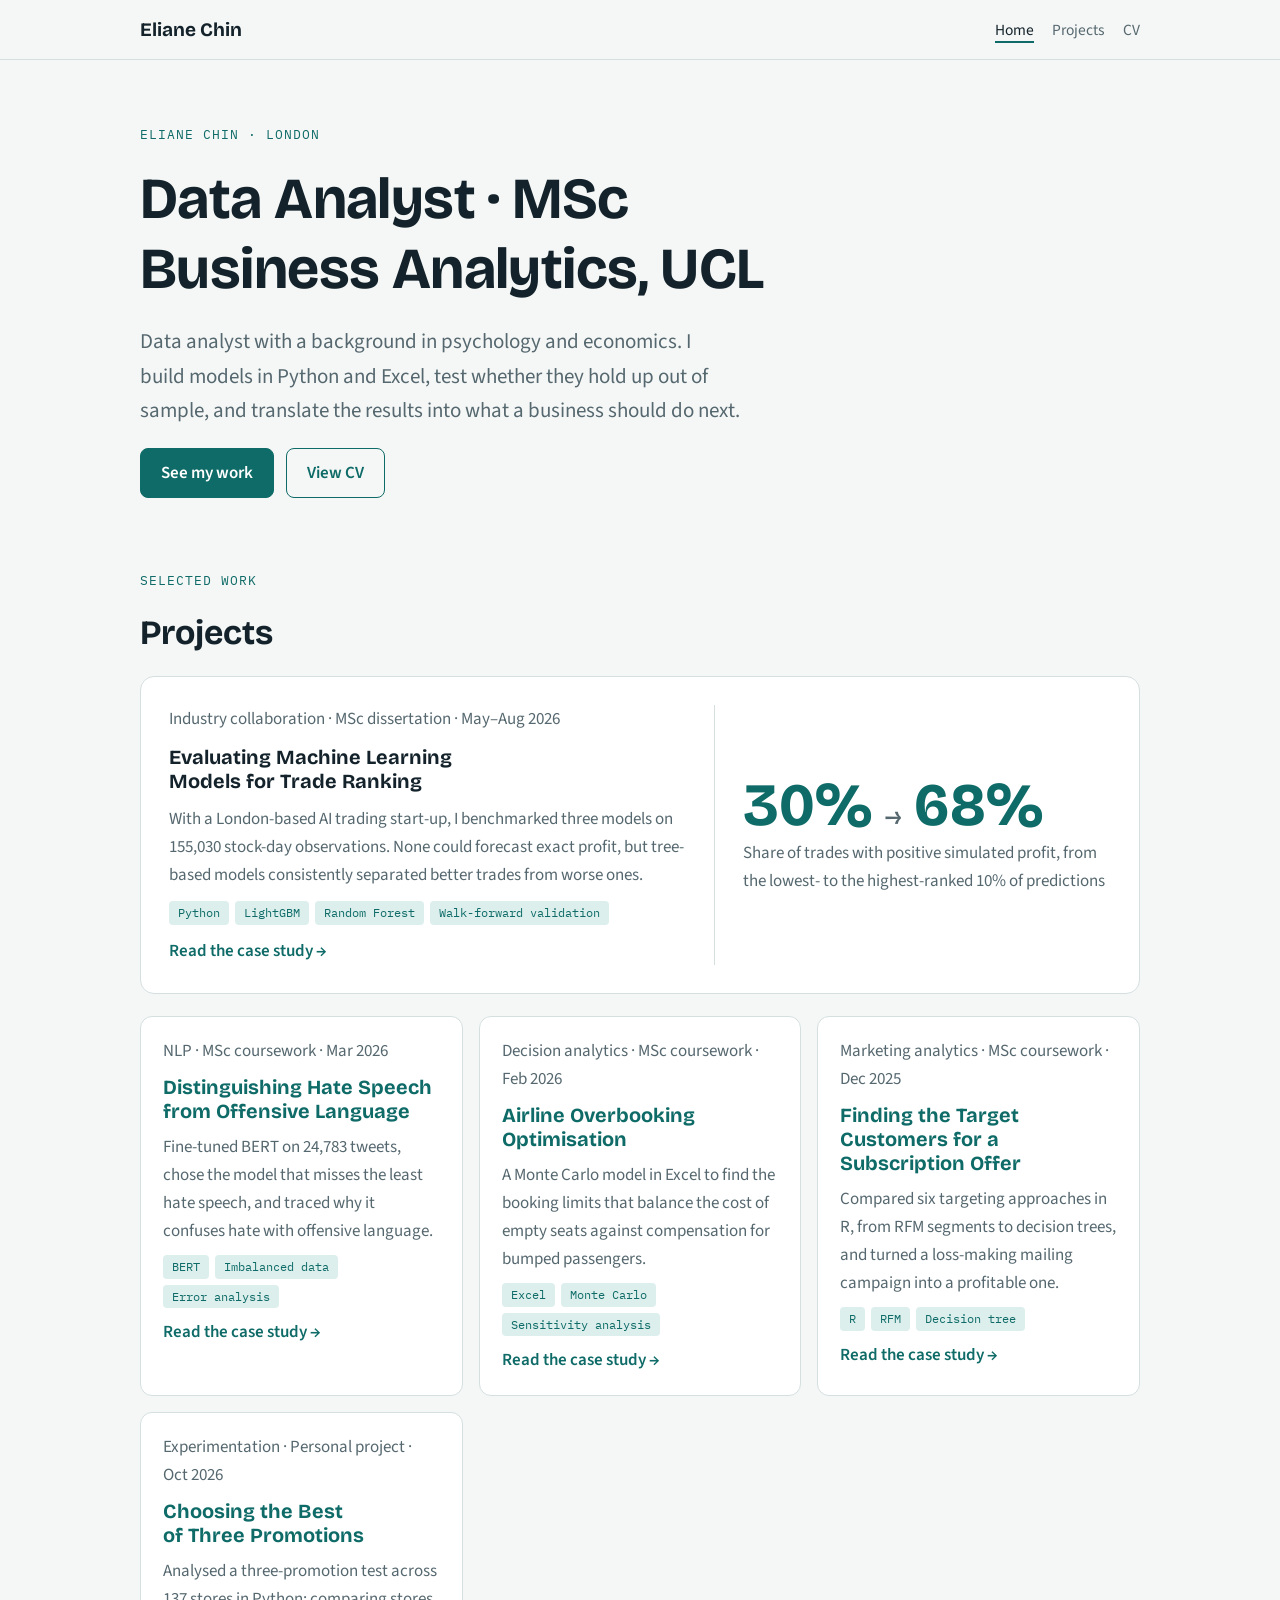
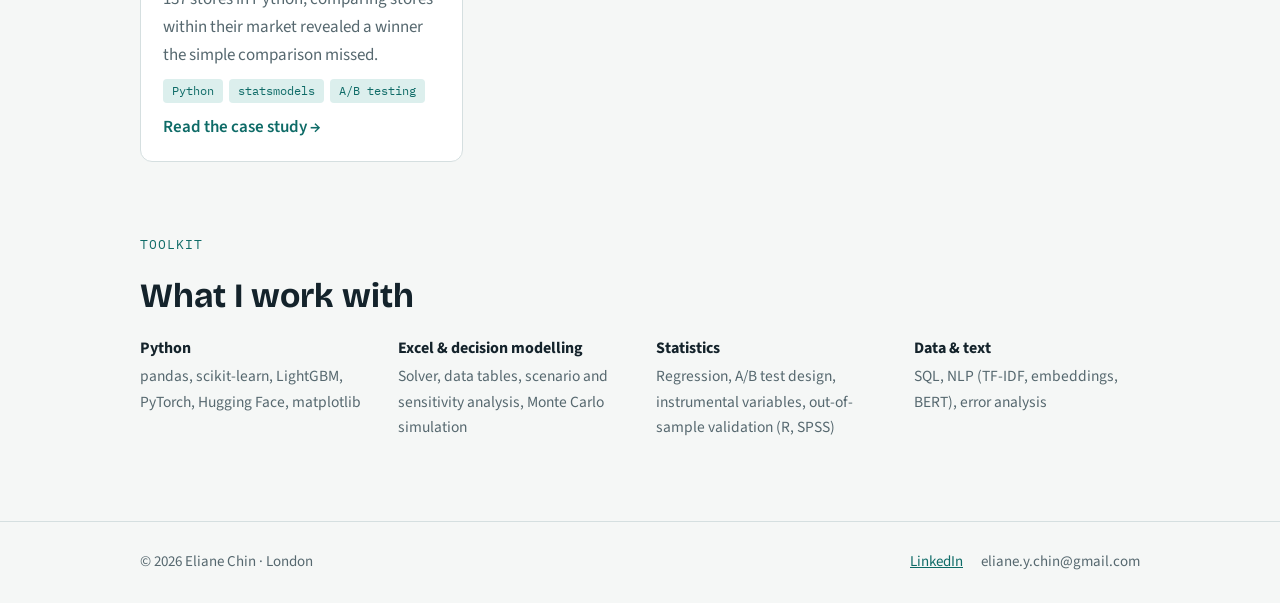
<file: index.html>
<!doctype html>
<html lang="en">
<head>
<meta charset="utf-8">
<meta name="viewport" content="width=device-width, initial-scale=1, viewport-fit=cover">
<title>Eliane · Data Analyst Portfolio</title>
<meta name="description" content="Portfolio of Eliane, MSc Business Analytics at UCL: data analysis, machine learning, NLP and decision modelling projects.">
<link rel="preconnect" href="https://fonts.googleapis.com">
<link rel="preconnect" href="https://fonts.gstatic.com" crossorigin>
<link rel="stylesheet" href="https://fonts.googleapis.com/css2?family=Bricolage+Grotesque:opsz,wght@12..96,500;12..96,700&family=IBM+Plex+Mono:wght@400;500&family=Source+Sans+3:wght@400;600;700&display=swap">
<link rel="stylesheet" href="assets/style.css">
</head>
<body>
<nav class="site-nav" aria-label="Main">
  <div class="wrap">
    <a class="brand" href="index.html">Eliane Chin</a>
    <ul>
      <li><a class="link" href="index.html" aria-current="page">Home</a></li>
      <li><a class="link" href="index.html#projects">Projects</a></li>
      <li><a class="link" href="cv.html">CV</a></li>
    </ul>
  </div>
</nav>

<main class="wrap">
  <section class="hero">
    <span class="eyebrow">Eliane Chin · London</span>
    <h1>Data Analyst · MSc Business Analytics, UCL</h1>
    <p class="lead">Data analyst with a background in psychology and economics. I build models in Python and Excel, test whether they hold up out of sample, and translate the results into what a business should do next.</p>
    <div class="actions">
      <a class="btn primary" href="#projects">See my work</a>
      <a class="btn ghost" href="cv.html">View CV</a>
    </div>
  </section>

  <section id="projects" aria-labelledby="projects-title">
    <span class="eyebrow">Selected work</span>
    <h2 id="projects-title">Projects</h2>

    <a class="feature" href="projects/adaptive-swarm.html">
      <div class="body">
        <span class="muted">Industry collaboration · MSc dissertation · May–Aug 2026</span>
        <h3>Evaluating Machine Learning Models for Trade Ranking</h3>
        <p class="muted">With a London-based AI trading start-up, I benchmarked three models on 155,030 stock-day observations. None could forecast exact profit, but tree-based models consistently separated better trades from worse ones.</p>
        <div class="tags"><span class="tag">Python</span><span class="tag">LightGBM</span><span class="tag">Random Forest</span><span class="tag">Walk-forward validation</span></div>
        <span class="more">Read the case study →</span>
      </div>
      <div class="stat">
        <span class="bigstat num">30% <small>→</small> 68%</span>
        <span class="muted">Share of trades with positive simulated profit, from the lowest- to the highest-ranked 10% of predictions</span>
      </div>
    </a>

    <div class="cards">
      <a class="card" href="projects/hate-speech.html">
        <span class="muted">NLP · MSc coursework · Mar 2026</span>
        <h3>Distinguishing Hate Speech from Offensive Language</h3>
        <p class="muted">Fine-tuned BERT on 24,783 tweets, chose the model that misses the least hate speech, and traced why it confuses hate with offensive language.</p>
        <div class="tags"><span class="tag">BERT</span><span class="tag">Imbalanced data</span><span class="tag">Error analysis</span></div>
        <span class="more">Read the case study →</span>
      </a>
      <a class="card" href="projects/airline-overbooking.html">
        <span class="muted">Decision analytics · MSc coursework · Feb 2026</span>
        <h3>Airline Overbooking Optimisation</h3>
        <p class="muted">A Monte Carlo model in Excel to find the booking limits that balance the cost of empty seats against compensation for bumped passengers.</p>
        <div class="tags"><span class="tag">Excel</span><span class="tag">Monte Carlo</span><span class="tag">Sensitivity analysis</span></div>
        <span class="more">Read the case study →</span>
      </a>
      <a class="card" href="projects/customer-targeting.html">
        <span class="muted">Marketing analytics · MSc coursework · Dec 2025</span>
        <h3>Finding the Target Customers for a Subscription Offer</h3>
        <p class="muted">Compared six targeting approaches in R, from RFM segments to decision trees, and turned a loss-making mailing campaign into a profitable one.</p>
        <div class="tags"><span class="tag">R</span><span class="tag">RFM</span><span class="tag">Decision tree</span></div>
        <span class="more">Read the case study →</span>
      </a>
      <a class="card" href="projects/promotion-ab-test.html">
        <span class="muted">Experimentation · Personal project · Oct 2026</span>
        <h3>Choosing the Best of Three Promotions</h3>
        <p class="muted">Analysed a three-promotion test across 137 stores in Python; comparing stores within their market revealed a winner the simple comparison missed.</p>
        <div class="tags"><span class="tag">Python</span><span class="tag">statsmodels</span><span class="tag">A/B testing</span></div>
        <span class="more">Read the case study →</span>
      </a>
    </div>
  </section>

  <section aria-labelledby="skills-title">
    <span class="eyebrow">Toolkit</span>
    <h2 id="skills-title">What I work with</h2>
    <div class="skills">
      <div><h3>Python</h3><p>pandas, scikit-learn, LightGBM, PyTorch, Hugging Face, matplotlib</p></div>
      <div><h3>Excel &amp; decision modelling</h3><p>Solver, data tables, scenario and sensitivity analysis, Monte Carlo simulation</p></div>
      <div><h3>Statistics</h3><p>Regression, A/B test design, instrumental variables, out-of-sample validation (R, SPSS)</p></div>
      <div><h3>Data &amp; text</h3><p>SQL, NLP (TF-IDF, embeddings, BERT), error analysis</p></div>
    </div>
  </section>
</main>

<footer class="site">
  <div class="wrap">
    <span>© 2026 Eliane Chin · London</span>
    <ul>
      <li><a href="https://www.linkedin.com/in/yuran-chin-b65aab38b/">LinkedIn</a></li>
      <li><span>eliane.y.chin@gmail.com</span></li>
    </ul>
  </div>
</footer>
</body>
</html>
</file>
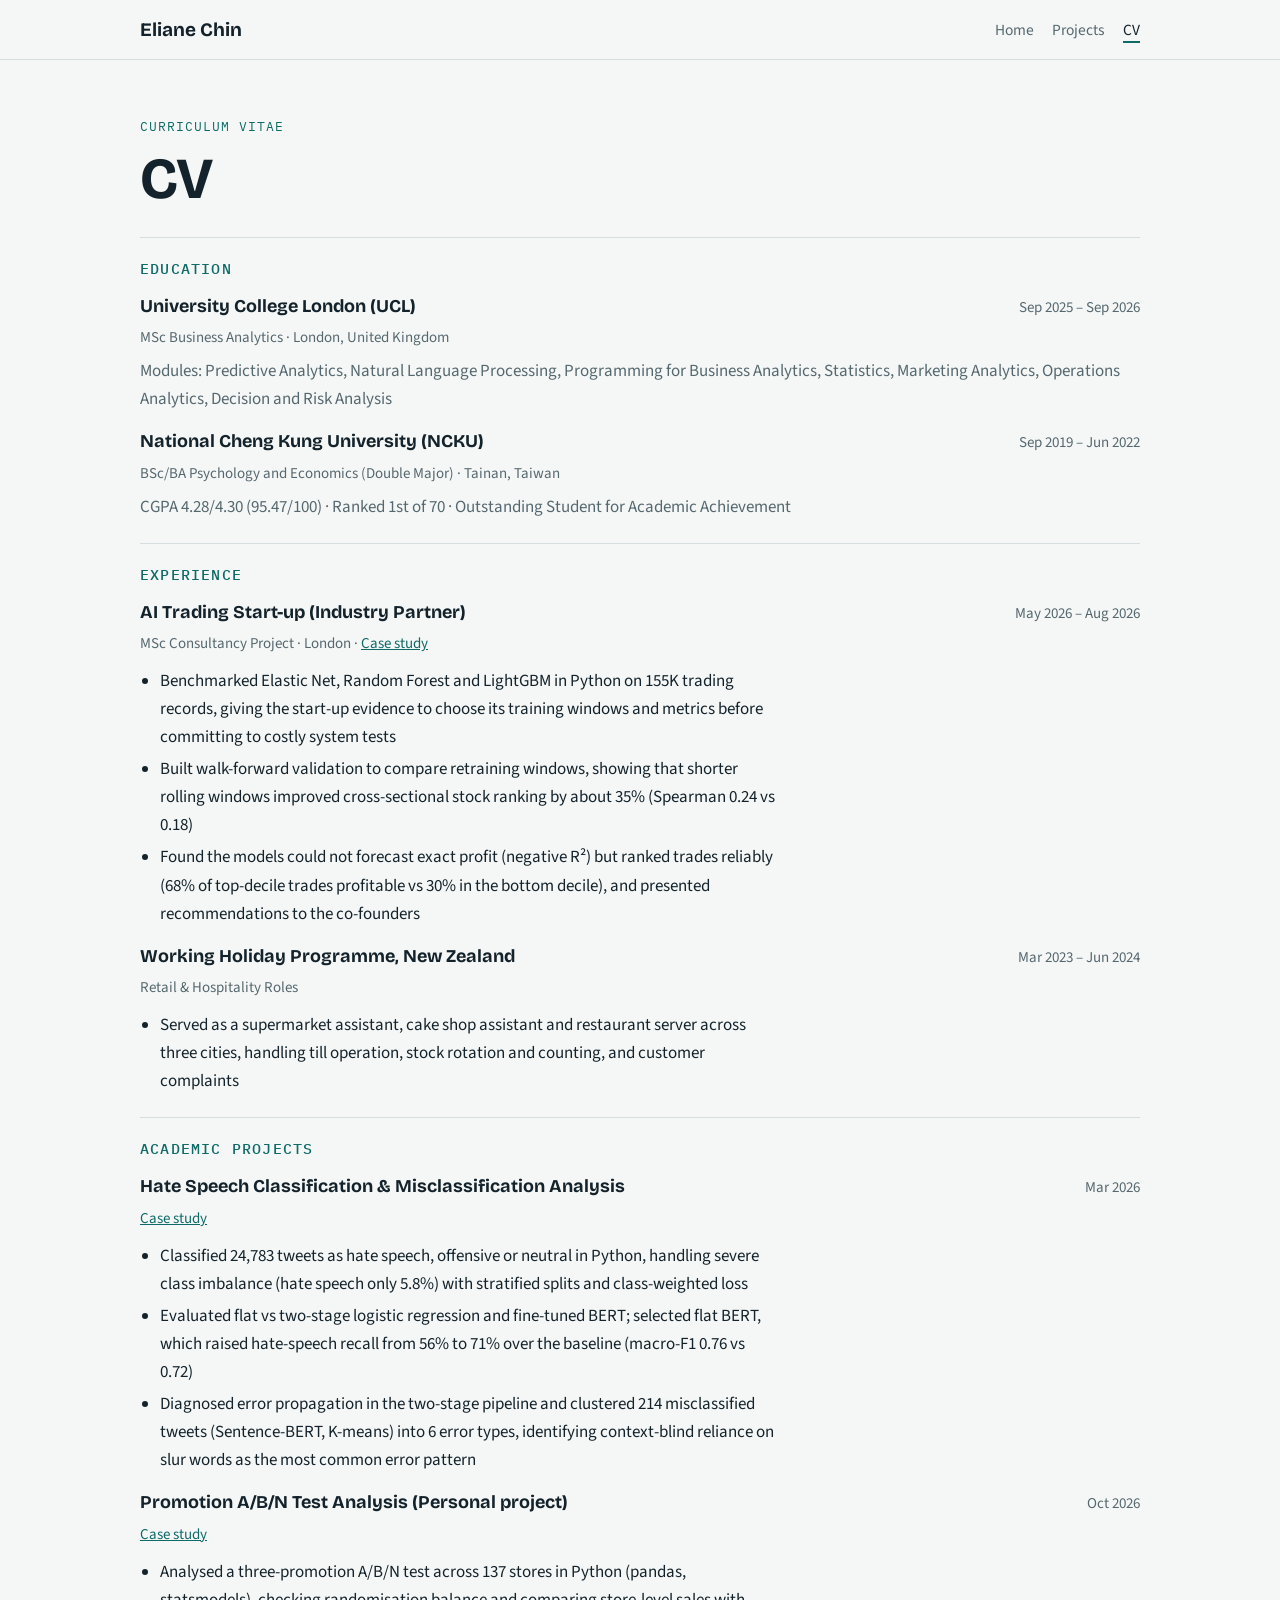
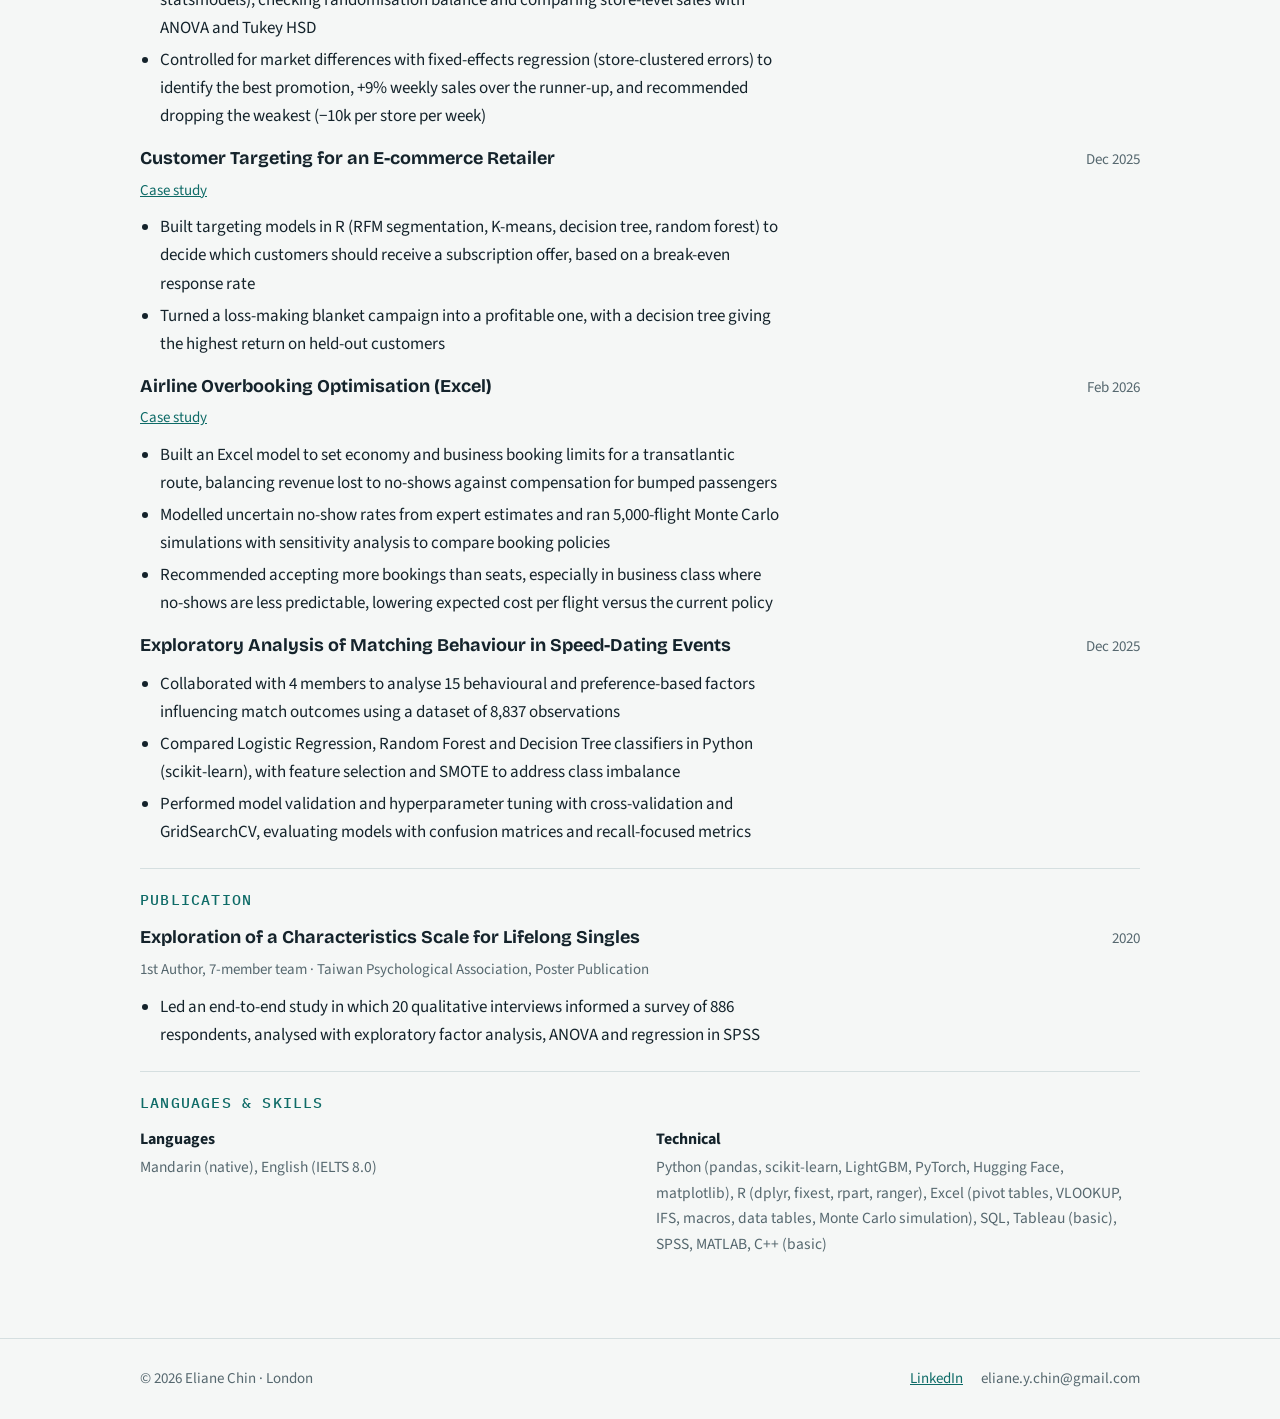
<file: cv.html>
<!doctype html>
<html lang="en">
<head>
<meta charset="utf-8">
<meta name="viewport" content="width=device-width, initial-scale=1, viewport-fit=cover">
<title>CV · Eliane</title>
<meta name="description" content="CV of Eliane, MSc Business Analytics at UCL.">
<link rel="preconnect" href="https://fonts.googleapis.com">
<link rel="preconnect" href="https://fonts.gstatic.com" crossorigin>
<link rel="stylesheet" href="https://fonts.googleapis.com/css2?family=Bricolage+Grotesque:opsz,wght@12..96,500;12..96,700&family=IBM+Plex+Mono:wght@400;500&family=Source+Sans+3:wght@400;600;700&display=swap">
<link rel="stylesheet" href="assets/style.css">
</head>
<body>
<nav class="site-nav" aria-label="Main">
  <div class="wrap">
    <a class="brand" href="index.html">Eliane Chin</a>
    <ul>
      <li><a class="link" href="index.html">Home</a></li>
      <li><a class="link" href="index.html#projects">Projects</a></li>
      <li><a class="link" href="cv.html" aria-current="page">CV</a></li>
    </ul>
  </div>
</nav>

<main class="wrap">
  <section>
    <div class="cv-head">
      <div style="display:grid;gap:8px">
        <span class="eyebrow">Curriculum vitae</span>
        <h1>CV</h1>
      </div>
    </div>

    <div class="cv-section">
      <h2>Education</h2>
      <div class="entry">
        <div class="entry-top"><h3>University College London (UCL)</h3><span class="meta">Sep 2025 – Sep 2026</span></div>
        <span class="meta">MSc Business Analytics · London, United Kingdom</span>
        <p class="muted">Modules: Predictive Analytics, Natural Language Processing, Programming for Business Analytics, Statistics, Marketing Analytics, Operations Analytics, Decision and Risk Analysis</p>
      </div>
      <div class="entry">
        <div class="entry-top"><h3>National Cheng Kung University (NCKU)</h3><span class="meta">Sep 2019 – Jun 2022</span></div>
        <span class="meta">BSc/BA Psychology and Economics (Double Major) · Tainan, Taiwan</span>
        <p class="muted">CGPA 4.28/4.30 (95.47/100) · Ranked 1st of 70 · Outstanding Student for Academic Achievement</p>
      </div>
    </div>

    <div class="cv-section">
      <h2>Experience</h2>
      <div class="entry">
        <div class="entry-top"><h3>AI Trading Start-up (Industry Partner)</h3><span class="meta">May 2026 – Aug 2026</span></div>
        <span class="meta">MSc Consultancy Project · London · <a href="projects/adaptive-swarm.html">Case study</a></span>
        <ul>
          <li>Benchmarked Elastic Net, Random Forest and LightGBM in Python on 155K trading records, giving the start-up evidence to choose its training windows and metrics before committing to costly system tests</li>
          <li>Built walk-forward validation to compare retraining windows, showing that shorter rolling windows improved cross-sectional stock ranking by about 35% (Spearman 0.24 vs 0.18)</li>
          <li>Found the models could not forecast exact profit (negative R²) but ranked trades reliably (68% of top-decile trades profitable vs 30% in the bottom decile), and presented recommendations to the co-founders</li>
        </ul>
      </div>
      <div class="entry">
        <div class="entry-top"><h3>Working Holiday Programme, New Zealand</h3><span class="meta">Mar 2023 – Jun 2024</span></div>
        <span class="meta">Retail &amp; Hospitality Roles</span>
        <ul>
          <li>Served as a supermarket assistant, cake shop assistant and restaurant server across three cities, handling till operation, stock rotation and counting, and customer complaints</li>
        </ul>
      </div>
    </div>

    <div class="cv-section">
      <h2>Academic projects</h2>
      <div class="entry">
        <div class="entry-top"><h3>Hate Speech Classification &amp; Misclassification Analysis</h3><span class="meta">Mar 2026</span></div>
        <span class="meta"><a href="projects/hate-speech.html">Case study</a></span>
        <ul>
          <li>Classified 24,783 tweets as hate speech, offensive or neutral in Python, handling severe class imbalance (hate speech only 5.8%) with stratified splits and class-weighted loss</li>
          <li>Evaluated flat vs two-stage logistic regression and fine-tuned BERT; selected flat BERT, which raised hate-speech recall from 56% to 71% over the baseline (macro-F1 0.76 vs 0.72)</li>
          <li>Diagnosed error propagation in the two-stage pipeline and clustered 214 misclassified tweets (Sentence-BERT, K-means) into 6 error types, identifying context-blind reliance on slur words as the most common error pattern</li>
        </ul>
      </div>
      <div class="entry">
        <div class="entry-top"><h3>Promotion A/B/N Test Analysis (Personal project)</h3><span class="meta">Oct 2026</span></div>
        <span class="meta"><a href="projects/promotion-ab-test.html">Case study</a></span>
        <ul>
          <li>Analysed a three-promotion A/B/N test across 137 stores in Python (pandas, statsmodels), checking randomisation balance and comparing store-level sales with ANOVA and Tukey HSD</li>
          <li>Controlled for market differences with fixed-effects regression (store-clustered errors) to identify the best promotion, +9% weekly sales over the runner-up, and recommended dropping the weakest (−10k per store per week)</li>
        </ul>
      </div>
      <div class="entry">
        <div class="entry-top"><h3>Customer Targeting for an E-commerce Retailer</h3><span class="meta">Dec 2025</span></div>
        <span class="meta"><a href="projects/customer-targeting.html">Case study</a></span>
        <ul>
          <li>Built targeting models in R (RFM segmentation, K-means, decision tree, random forest) to decide which customers should receive a subscription offer, based on a break-even response rate</li>
          <li>Turned a loss-making blanket campaign into a profitable one, with a decision tree giving the highest return on held-out customers</li>
        </ul>
      </div>
      <div class="entry">
        <div class="entry-top"><h3>Airline Overbooking Optimisation (Excel)</h3><span class="meta">Feb 2026</span></div>
        <span class="meta"><a href="projects/airline-overbooking.html">Case study</a></span>
        <ul>
          <li>Built an Excel model to set economy and business booking limits for a transatlantic route, balancing revenue lost to no-shows against compensation for bumped passengers</li>
          <li>Modelled uncertain no-show rates from expert estimates and ran 5,000-flight Monte Carlo simulations with sensitivity analysis to compare booking policies</li>
          <li>Recommended accepting more bookings than seats, especially in business class where no-shows are less predictable, lowering expected cost per flight versus the current policy</li>
        </ul>
      </div>
      <div class="entry">
        <div class="entry-top"><h3>Exploratory Analysis of Matching Behaviour in Speed-Dating Events</h3><span class="meta">Dec 2025</span></div>
        <ul>
          <li>Collaborated with 4 members to analyse 15 behavioural and preference-based factors influencing match outcomes using a dataset of 8,837 observations</li>
          <li>Compared Logistic Regression, Random Forest and Decision Tree classifiers in Python (scikit-learn), with feature selection and SMOTE to address class imbalance</li>
          <li>Performed model validation and hyperparameter tuning with cross-validation and GridSearchCV, evaluating models with confusion matrices and recall-focused metrics</li>
        </ul>
      </div>
    </div>

    <div class="cv-section">
      <h2>Publication</h2>
      <div class="entry">
        <div class="entry-top"><h3>Exploration of a Characteristics Scale for Lifelong Singles</h3><span class="meta">2020</span></div>
        <span class="meta">1st Author, 7-member team · Taiwan Psychological Association, Poster Publication</span>
        <ul>
          <li>Led an end-to-end study in which 20 qualitative interviews informed a survey of 886 respondents, analysed with exploratory factor analysis, ANOVA and regression in SPSS</li>
        </ul>
      </div>
    </div>

    <div class="cv-section">
      <h2>Languages &amp; skills</h2>
      <div class="skills">
        <div><h3>Languages</h3><p>Mandarin (native), English (IELTS 8.0)</p></div>
        <div><h3>Technical</h3><p>Python (pandas, scikit-learn, LightGBM, PyTorch, Hugging Face, matplotlib), R (dplyr, fixest, rpart, ranger), Excel (pivot tables, VLOOKUP, IFS, macros, data tables, Monte Carlo simulation), SQL, Tableau (basic), SPSS, MATLAB, C++ (basic)</p></div>
      </div>
    </div>
  </section>
</main>

<footer class="site">
  <div class="wrap">
    <span>© 2026 Eliane Chin · London</span>
    <ul>
      <li><a href="https://www.linkedin.com/in/yuran-chin-b65aab38b/">LinkedIn</a></li>
      <li><span>eliane.y.chin@gmail.com</span></li>
    </ul>
  </div>
</footer>
</body>
</html>
</file>
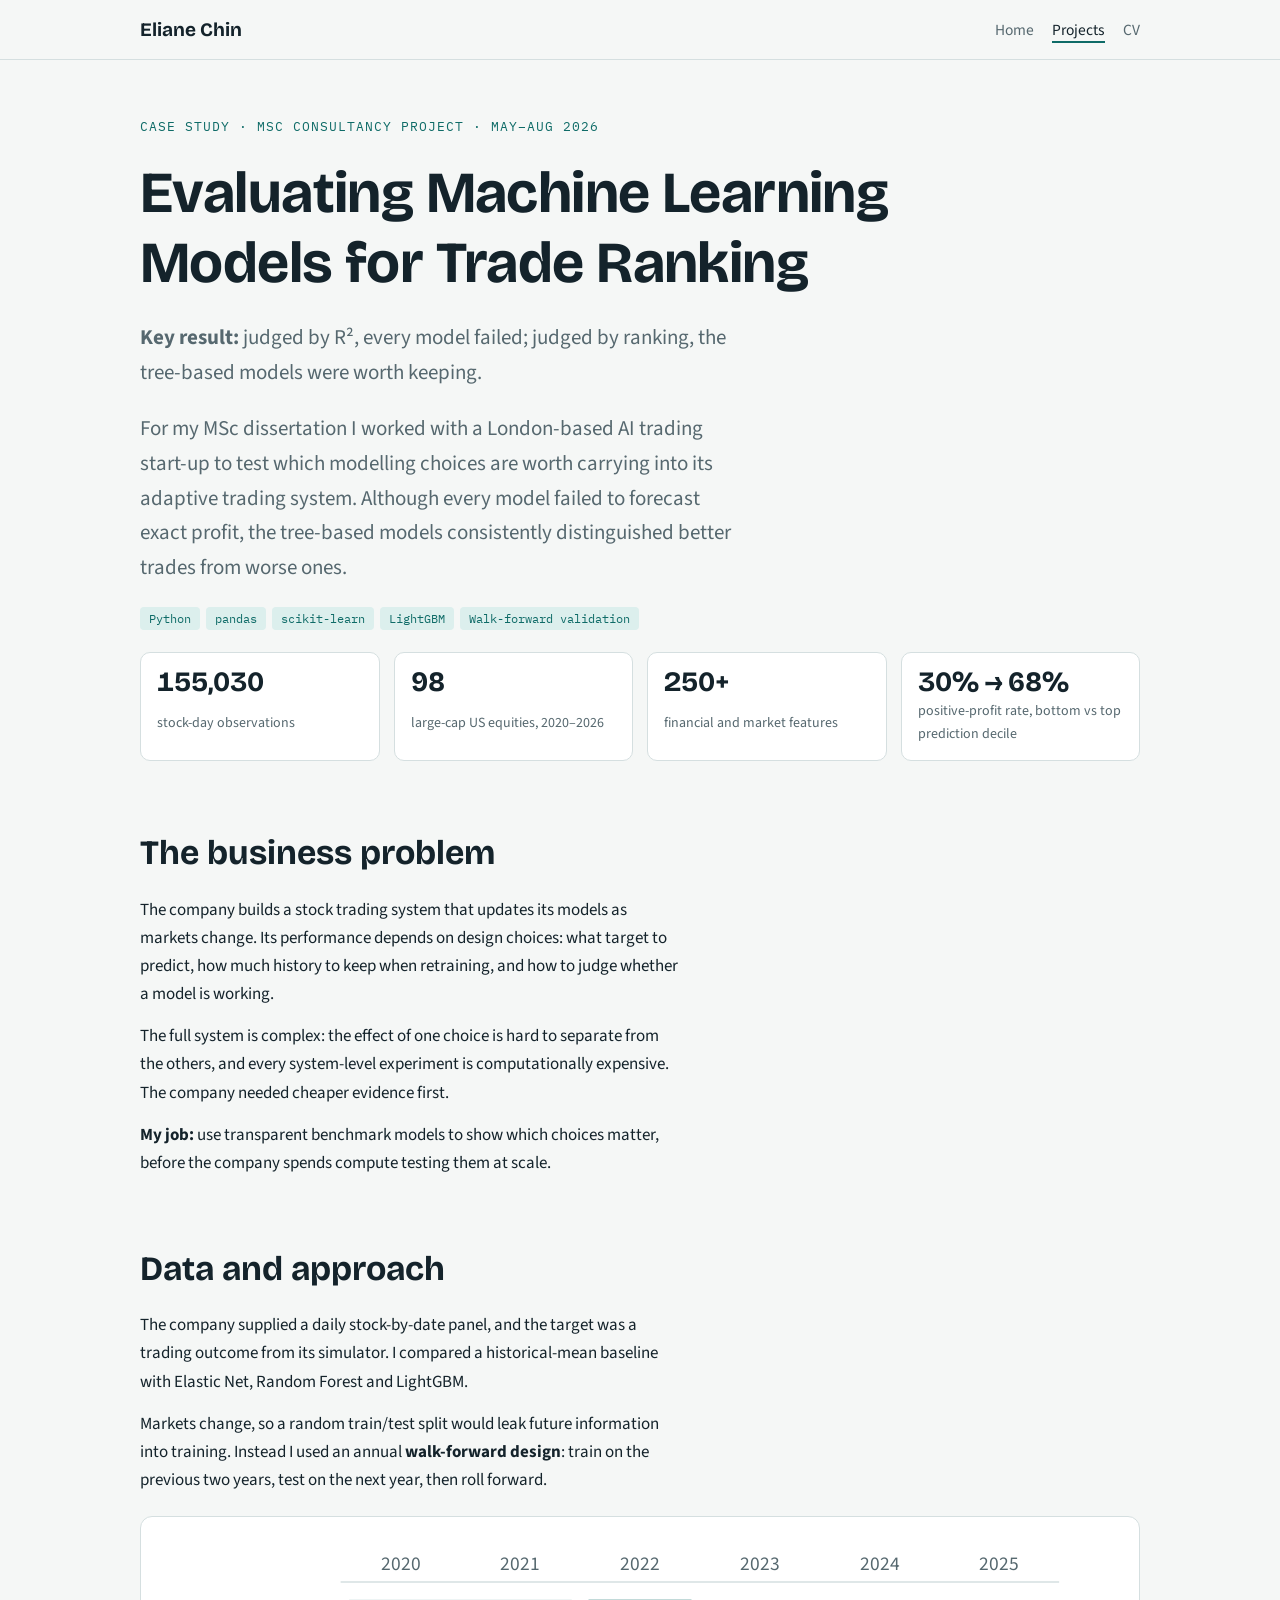
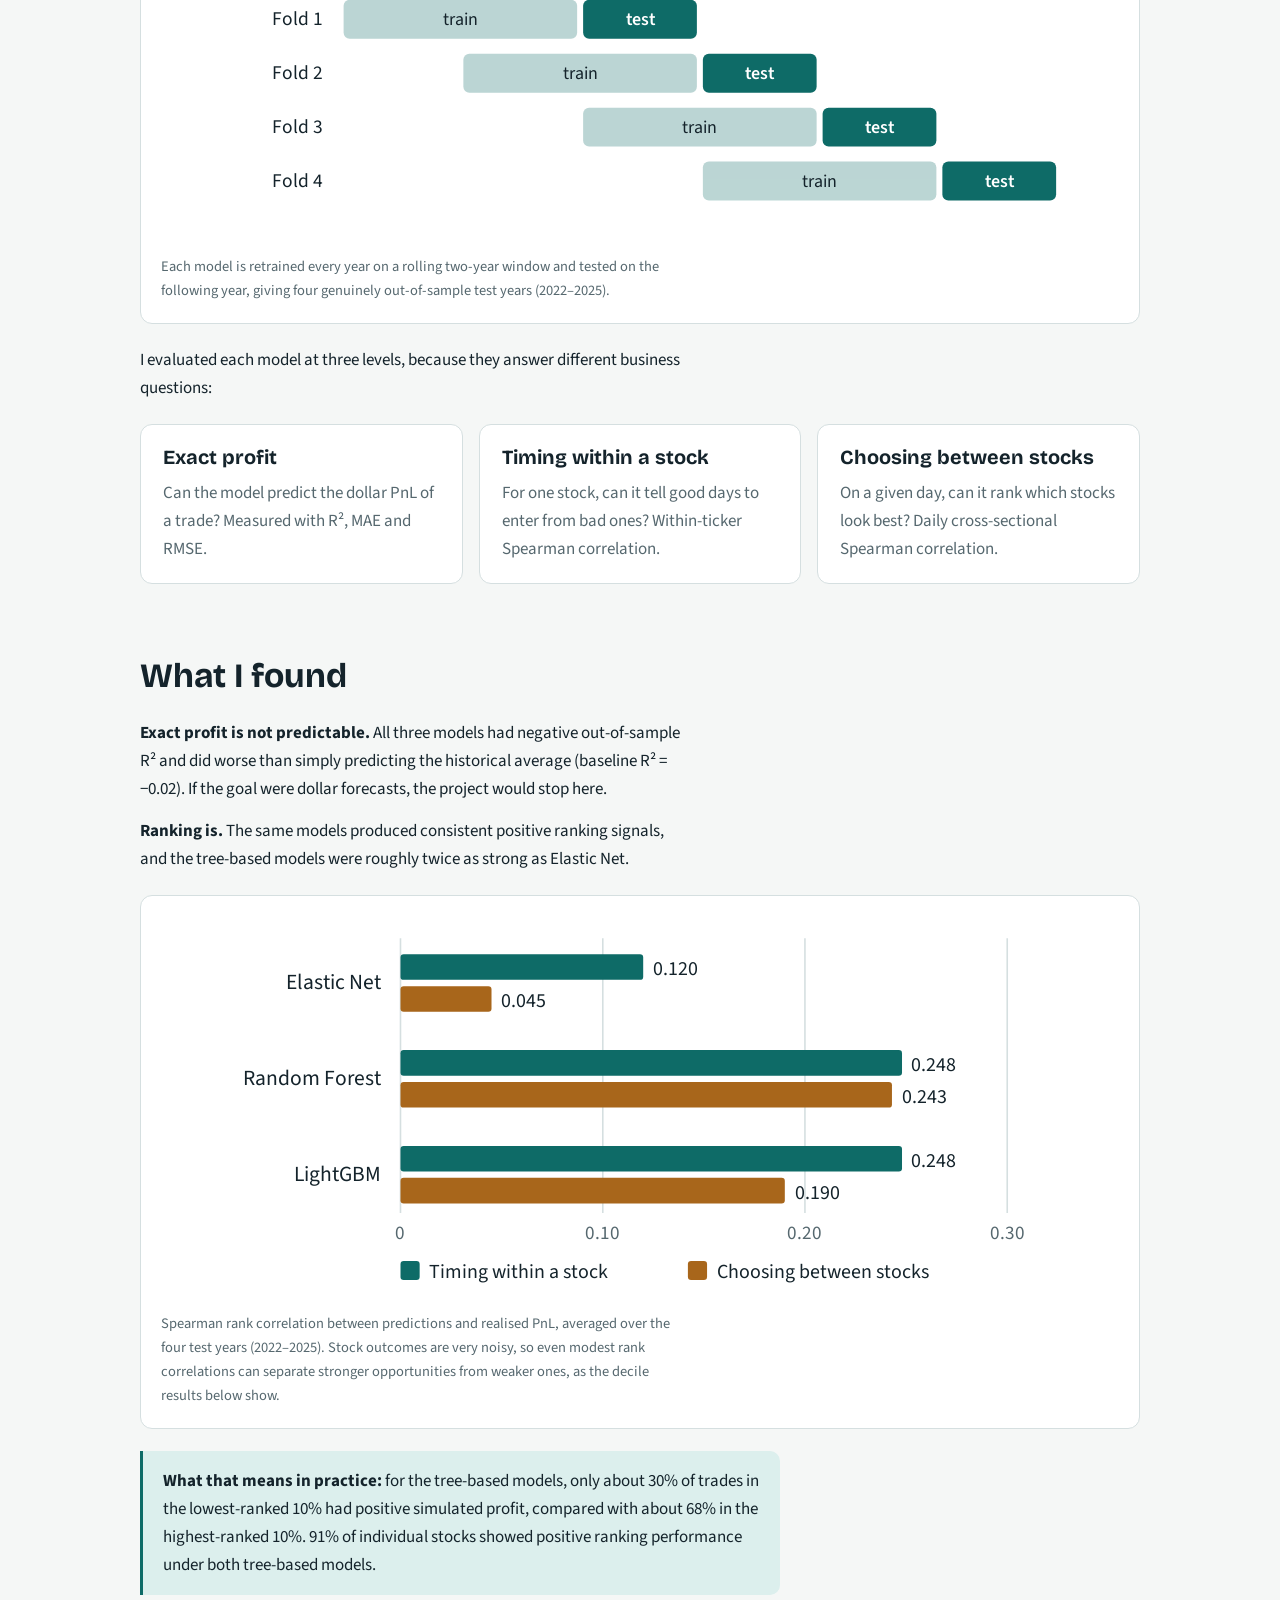
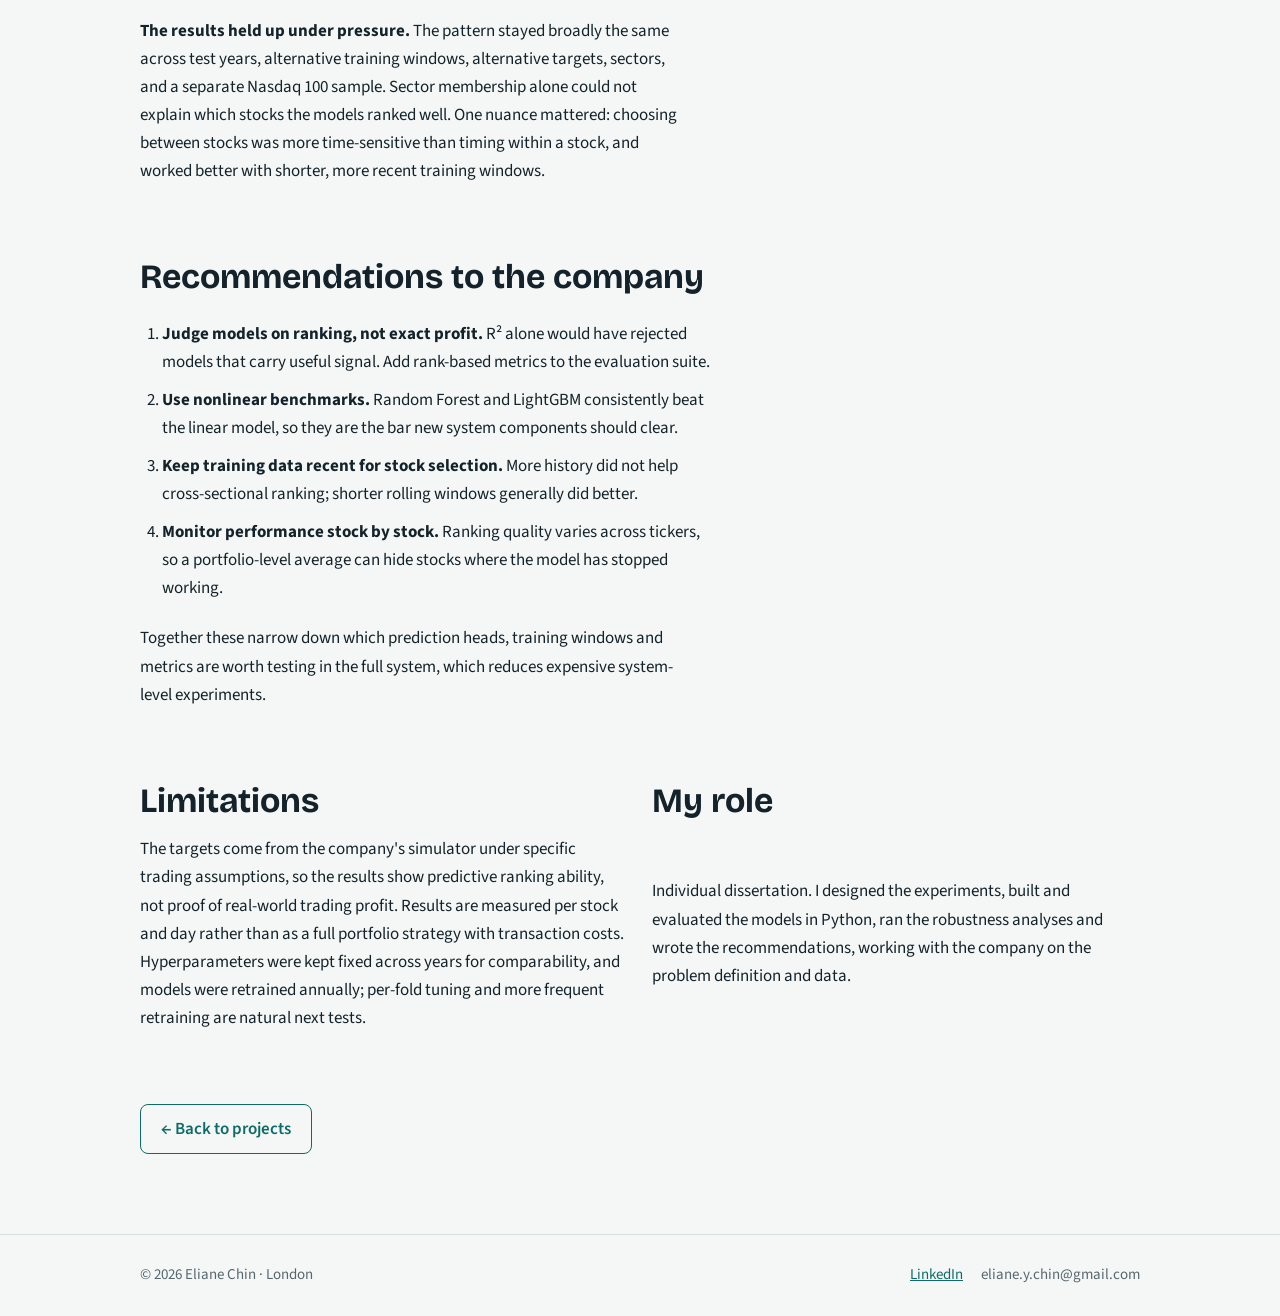
<file: projects/adaptive-swarm.html>
<!doctype html>
<html lang="en">
<head>
<meta charset="utf-8">
<meta name="viewport" content="width=device-width, initial-scale=1, viewport-fit=cover">
<title>Ranking Trades with ML · Eliane</title>
<meta name="description" content="MSc dissertation with an AI trading start-up: benchmarking machine learning models for equity prediction.">
<link rel="preconnect" href="https://fonts.googleapis.com">
<link rel="preconnect" href="https://fonts.gstatic.com" crossorigin>
<link rel="stylesheet" href="https://fonts.googleapis.com/css2?family=Bricolage+Grotesque:opsz,wght@12..96,500;12..96,700&family=IBM+Plex+Mono:wght@400;500&family=Source+Sans+3:wght@400;600;700&display=swap">
<link rel="stylesheet" href="../assets/style.css">
</head>
<body>
<nav class="site-nav" aria-label="Main">
  <div class="wrap">
    <a class="brand" href="../index.html">Eliane Chin</a>
    <ul>
      <li><a class="link" href="../index.html">Home</a></li>
      <li><a class="link" href="../index.html#projects" aria-current="page">Projects</a></li>
      <li><a class="link" href="../cv.html">CV</a></li>
    </ul>
  </div>
</nav>

<main class="wrap">
  <!-- 1. Headline result -->
  <section>
    <span class="eyebrow">Case study · MSc Consultancy Project · May–Aug 2026</span>
    <h1>Evaluating Machine Learning Models for Trade Ranking</h1>
    <p class="lead"><b>Key result:</b> judged by R², every model failed; judged by ranking, the tree-based models were worth keeping.</p>
    <p class="lead">For my MSc dissertation I worked with a London-based AI trading start-up to test which modelling choices are worth carrying into its adaptive trading system. Although every model failed to forecast exact profit, the tree-based models consistently distinguished better trades from worse ones.</p>
    <div class="tags"><span class="tag">Python</span><span class="tag">pandas</span><span class="tag">scikit-learn</span><span class="tag">LightGBM</span><span class="tag">Walk-forward validation</span></div>
    <div class="kpis">
      <div class="kpi"><b class="num">155,030</b><span>stock-day observations</span></div>
      <div class="kpi"><b class="num">98</b><span>large-cap US equities, 2020–2026</span></div>
      <div class="kpi"><b class="num">250+</b><span>financial and market features</span></div>
      <div class="kpi"><b class="num">30% → 68%</b><span>positive-profit rate, bottom vs top prediction decile</span></div>
    </div>
  </section>

  <!-- 2. Business problem -->
  <section>
    <h2>The business problem</h2>
    <div class="prose">
      <p>The company builds a stock trading system that updates its models as markets change. Its performance depends on design choices: what target to predict, how much history to keep when retraining, and how to judge whether a model is working.</p>
      <p>The full system is complex: the effect of one choice is hard to separate from the others, and every system-level experiment is computationally expensive. The company needed cheaper evidence first.</p>
      <p><b>My job:</b> use transparent benchmark models to show which choices matter, before the company spends compute testing them at scale.</p>
    </div>
  </section>

  <!-- 3. Data & approach -->
  <section>
    <h2>Data and approach</h2>
    <div class="prose">
      <p>The company supplied a daily stock-by-date panel, and the target was a trading outcome from its simulator. I compared a historical-mean baseline with Elastic Net, Random Forest and LightGBM.</p>
      <p>Markets change, so a random train/test split would leak future information into training. Instead I used an annual <b>walk-forward design</b>: train on the previous two years, test on the next year, then roll forward.</p>
    </div>
    <figure>
      <div class="scroll">
        <svg viewBox="0 0 640 200" width="100%" style="min-width:520px" role="img" aria-label="Walk-forward design: four folds, each training on two years and testing on the following year, from 2022 to 2025">
          <g font-size="13" fill="var(--muted)" text-anchor="middle" class="num">
            <text x="160" y="22">2020</text><text x="240" y="22">2021</text><text x="320" y="22">2022</text><text x="400" y="22">2023</text><text x="480" y="22">2024</text><text x="560" y="22">2025</text>
          </g>
          <g stroke="var(--line)"><line x1="120" y1="30" x2="600" y2="30"/></g>
          <g font-size="13" fill="var(--ink)" text-anchor="end">
            <text x="108" y="59">Fold 1</text><text x="108" y="95">Fold 2</text><text x="108" y="131">Fold 3</text><text x="108" y="167">Fold 4</text>
          </g>
          <g fill="var(--accent)" opacity=".28">
            <rect x="122" y="42" width="156" height="26" rx="4"/><rect x="202" y="78" width="156" height="26" rx="4"/>
            <rect x="282" y="114" width="156" height="26" rx="4"/><rect x="362" y="150" width="156" height="26" rx="4"/>
          </g>
          <g fill="var(--accent)">
            <rect x="282" y="42" width="76" height="26" rx="4"/><rect x="362" y="78" width="76" height="26" rx="4"/>
            <rect x="442" y="114" width="76" height="26" rx="4"/><rect x="522" y="150" width="76" height="26" rx="4"/>
          </g>
          <g font-size="12" fill="var(--ink)" text-anchor="middle">
            <text x="200" y="59">train</text><text x="280" y="95">train</text><text x="360" y="131">train</text><text x="440" y="167">train</text>
          </g>
          <g font-size="12" fill="var(--accent-ink)" text-anchor="middle" font-weight="600">
            <text x="320" y="59">test</text><text x="400" y="95">test</text><text x="480" y="131">test</text><text x="560" y="167">test</text>
          </g>
        </svg>
      </div>
      <figcaption>Each model is retrained every year on a rolling two-year window and tested on the following year, giving four genuinely out-of-sample test years (2022–2025).</figcaption>
    </figure>
    <div class="prose">
      <p>I evaluated each model at three levels, because they answer different business questions:</p>
    </div>
    <div class="cards">
      <div class="card"><h3>Exact profit</h3><p class="muted">Can the model predict the dollar PnL of a trade? Measured with R², MAE and RMSE.</p></div>
      <div class="card"><h3>Timing within a stock</h3><p class="muted">For one stock, can it tell good days to enter from bad ones? Within-ticker Spearman correlation.</p></div>
      <div class="card"><h3>Choosing between stocks</h3><p class="muted">On a given day, can it rank which stocks look best? Daily cross-sectional Spearman correlation.</p></div>
    </div>
  </section>

  <!-- 4. Results -->
  <section>
    <h2>What I found</h2>
    <div class="prose">
      <p><b>Exact profit is not predictable.</b> All three models had negative out-of-sample R² and did worse than simply predicting the historical average (baseline R² = −0.02). If the goal were dollar forecasts, the project would stop here.</p>
      <p><b>Ranking is.</b> The same models produced consistent positive ranking signals, and the tree-based models were roughly twice as strong as Elastic Net.</p>
    </div>
    <figure>
      <div class="scroll">
        <svg viewBox="0 0 600 236" width="100%" style="min-width:480px" role="img" aria-label="Spearman correlation by model: Elastic Net 0.120 within-ticker and 0.045 cross-sectional; Random Forest 0.248 and 0.243; LightGBM 0.248 and 0.190">
          <g stroke="var(--line)">
            <line x1="150" y1="14" x2="150" y2="186"/><line x1="276.7" y1="14" x2="276.7" y2="186"/><line x1="403.3" y1="14" x2="403.3" y2="186"/><line x1="530" y1="14" x2="530" y2="186"/>
          </g>
          <g font-size="13.5" fill="var(--ink)" text-anchor="end">
            <text x="138" y="46">Elastic Net</text><text x="138" y="106">Random Forest</text><text x="138" y="166">LightGBM</text>
          </g>
          <g fill="var(--accent)">
            <rect x="150" y="24" width="152" height="16" rx="2"/><rect x="150" y="84" width="314.1" height="16" rx="2"/><rect x="150" y="144" width="314.1" height="16" rx="2"/>
          </g>
          <g fill="var(--warm)">
            <rect x="150" y="44" width="57" height="16" rx="2"/><rect x="150" y="104" width="307.8" height="16" rx="2"/><rect x="150" y="164" width="240.7" height="16" rx="2"/>
          </g>
          <g font-size="12.5" fill="var(--ink)" class="num">
            <text x="308" y="37">0.120</text><text x="213" y="57">0.045</text>
            <text x="470" y="97">0.248</text><text x="464" y="117">0.243</text>
            <text x="470" y="157">0.248</text><text x="397" y="177">0.190</text>
          </g>
          <g font-size="12" fill="var(--muted)" text-anchor="middle" class="num">
            <text x="150" y="202">0</text><text x="276.7" y="202">0.10</text><text x="403.3" y="202">0.20</text><text x="530" y="202">0.30</text>
          </g>
          <g font-size="12.5" fill="var(--ink)">
            <rect x="150" y="216" width="12" height="12" rx="2" fill="var(--accent)"/><text x="168" y="227">Timing within a stock</text>
            <rect x="330" y="216" width="12" height="12" rx="2" fill="var(--warm)"/><text x="348" y="227">Choosing between stocks</text>
          </g>
        </svg>
      </div>
      <figcaption>Spearman rank correlation between predictions and realised PnL, averaged over the four test years (2022–2025). Stock outcomes are very noisy, so even modest rank correlations can separate stronger opportunities from weaker ones, as the decile results below show.</figcaption>
    </figure>
    <div class="callout">
      <p><b>What that means in practice:</b> for the tree-based models, only about 30% of trades in the lowest-ranked 10% had positive simulated profit, compared with about 68% in the highest-ranked 10%. 91% of individual stocks showed positive ranking performance under both tree-based models.</p>
    </div>
    <div class="prose">
      <p><b>The results held up under pressure.</b> The pattern stayed broadly the same across test years, alternative training windows, alternative targets, sectors, and a separate Nasdaq 100 sample. Sector membership alone could not explain which stocks the models ranked well. One nuance mattered: choosing between stocks was more time-sensitive than timing within a stock, and worked better with shorter, more recent training windows.</p>
    </div>
  </section>

  <!-- 5. Recommendations -->
  <section>
    <h2>Recommendations to the company</h2>
    <ol class="recs">
      <li><b>Judge models on ranking, not exact profit.</b> R² alone would have rejected models that carry useful signal. Add rank-based metrics to the evaluation suite.</li>
      <li><b>Use nonlinear benchmarks.</b> Random Forest and LightGBM consistently beat the linear model, so they are the bar new system components should clear.</li>
      <li><b>Keep training data recent for stock selection.</b> More history did not help cross-sectional ranking; shorter rolling windows generally did better.</li>
      <li><b>Monitor performance stock by stock.</b> Ranking quality varies across tickers, so a portfolio-level average can hide stocks where the model has stopped working.</li>
    </ol>
    <div class="prose"><p>Together these narrow down which prediction heads, training windows and metrics are worth testing in the full system, which reduces expensive system-level experiments.</p></div>
  </section>

  <!-- 6. Limits -->
  <section class="two">
    <div class="prose">
      <h2>Limitations</h2>
      <p>The targets come from the company's simulator under specific trading assumptions, so the results show predictive ranking ability, not proof of real-world trading profit. Results are measured per stock and day rather than as a full portfolio strategy with transaction costs. Hyperparameters were kept fixed across years for comparability, and models were retrained annually; per-fold tuning and more frequent retraining are natural next tests.</p>
    </div>
    <div class="prose">
      <h2>My role</h2>
      <p>Individual dissertation. I designed the experiments, built and evaluated the models in Python, ran the robustness analyses and wrote the recommendations, working with the company on the problem definition and data.</p>
    </div>
  </section>

  <div class="actions">
    <a class="btn ghost" href="../index.html#projects">← Back to projects</a>
  </div>
</main>

<footer class="site">
  <div class="wrap">
    <span>© 2026 Eliane Chin · London</span>
    <ul>
      <li><a href="https://www.linkedin.com/in/yuran-chin-b65aab38b/">LinkedIn</a></li>
      <li><span>eliane.y.chin@gmail.com</span></li>
    </ul>
  </div>
</footer>
</body>
</html>
</file>
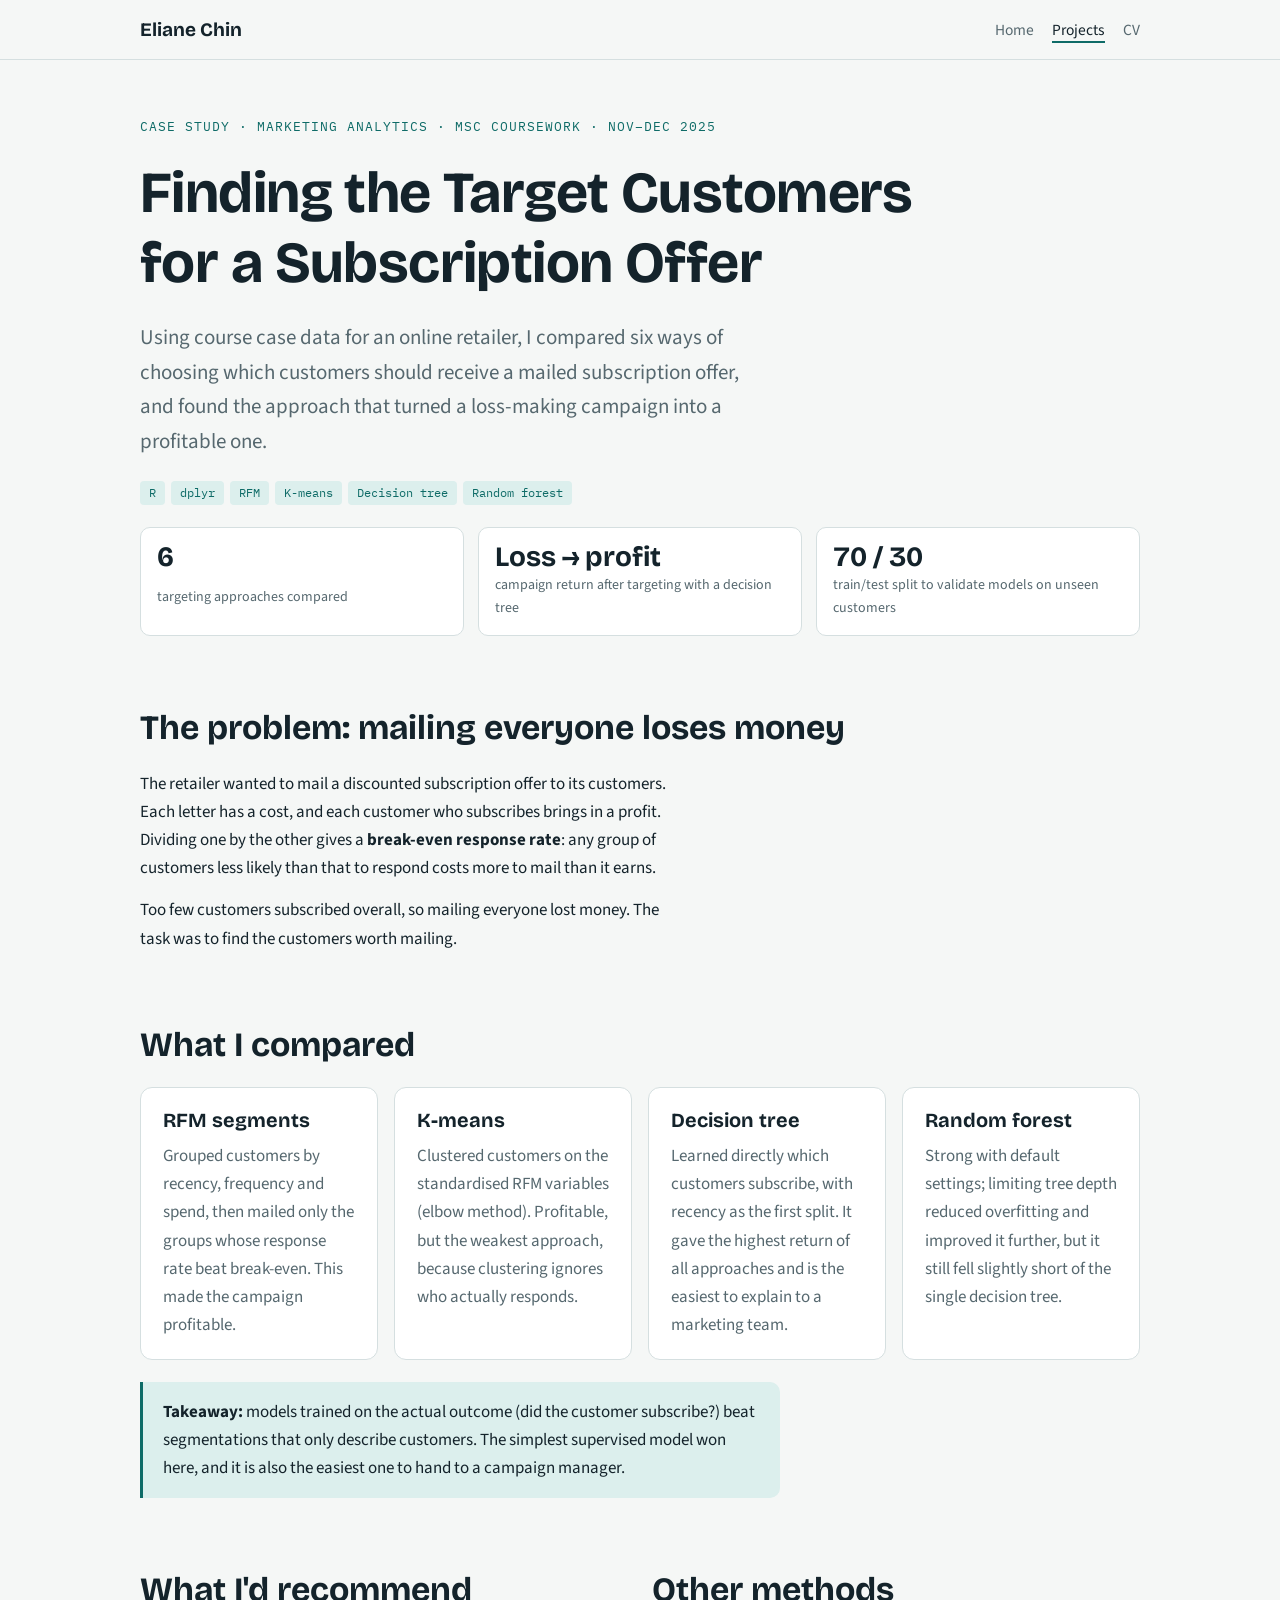
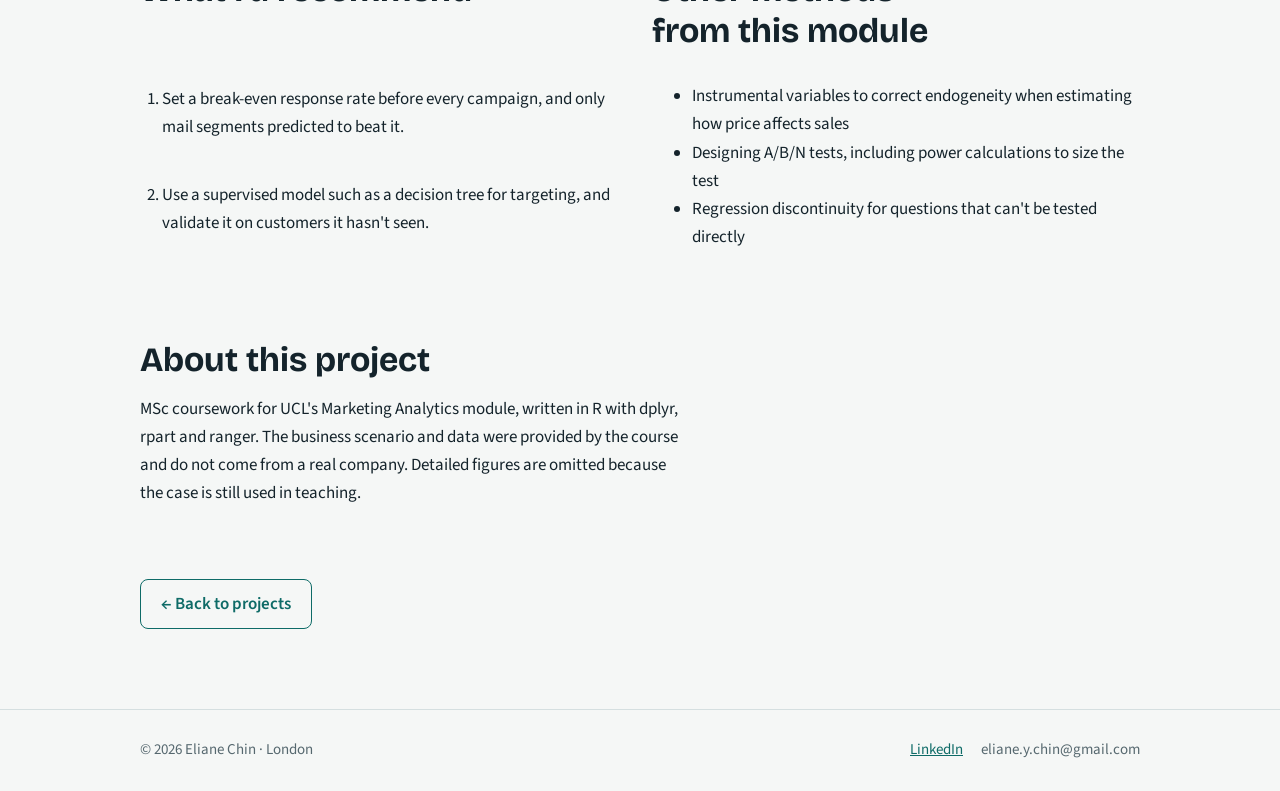
<file: projects/customer-targeting.html>
<!doctype html>
<html lang="en">
<head>
<meta charset="utf-8">
<meta name="viewport" content="width=device-width, initial-scale=1, viewport-fit=cover">
<title>Customer Targeting · Eliane</title>
<meta name="description" content="Marketing analytics in R: choosing which customers to target with a subscription offer using RFM, K-means, decision trees and random forests.">
<link rel="preconnect" href="https://fonts.googleapis.com">
<link rel="preconnect" href="https://fonts.gstatic.com" crossorigin>
<link rel="stylesheet" href="https://fonts.googleapis.com/css2?family=Bricolage+Grotesque:opsz,wght@12..96,500;12..96,700&family=IBM+Plex+Mono:wght@400;500&family=Source+Sans+3:wght@400;600;700&display=swap">
<link rel="stylesheet" href="../assets/style.css">
</head>
<body>
<nav class="site-nav" aria-label="Main">
  <div class="wrap">
    <a class="brand" href="../index.html">Eliane Chin</a>
    <ul>
      <li><a class="link" href="../index.html">Home</a></li>
      <li><a class="link" href="../index.html#projects" aria-current="page">Projects</a></li>
      <li><a class="link" href="../cv.html">CV</a></li>
    </ul>
  </div>
</nav>

<main class="wrap">
  <section>
    <span class="eyebrow">Case study · Marketing analytics · MSc coursework · Nov–Dec 2025</span>
    <h1>Finding the Target Customers for a Subscription Offer</h1>
    <p class="lead">Using course case data for an online retailer, I compared six ways of choosing which customers should receive a mailed subscription offer, and found the approach that turned a loss-making campaign into a profitable one.</p>
    <div class="tags"><span class="tag">R</span><span class="tag">dplyr</span><span class="tag">RFM</span><span class="tag">K-means</span><span class="tag">Decision tree</span><span class="tag">Random forest</span></div>
    <div class="kpis">
      <div class="kpi"><b class="num">6</b><span>targeting approaches compared</span></div>
      <div class="kpi"><b class="num">Loss → profit</b><span>campaign return after targeting with a decision tree</span></div>
      <div class="kpi"><b class="num">70 / 30</b><span>train/test split to validate models on unseen customers</span></div>
    </div>
  </section>

  <section>
    <h2>The problem: mailing everyone loses money</h2>
    <div class="prose">
      <p>The retailer wanted to mail a discounted subscription offer to its customers. Each letter has a cost, and each customer who subscribes brings in a profit. Dividing one by the other gives a <b>break-even response rate</b>: any group of customers less likely than that to respond costs more to mail than it earns.</p>
      <p>Too few customers subscribed overall, so mailing everyone lost money. The task was to find the customers worth mailing.</p>
    </div>
  </section>

  <section>
    <h2>What I compared</h2>
    <div class="cards" style="grid-template-columns:repeat(auto-fit,minmax(220px,1fr))">
      <div class="card"><h3>RFM segments</h3><p class="muted">Grouped customers by recency, frequency and spend, then mailed only the groups whose response rate beat break-even. This made the campaign profitable.</p></div>
      <div class="card"><h3>K-means</h3><p class="muted">Clustered customers on the standardised RFM variables (elbow method). Profitable, but the weakest approach, because clustering ignores who actually responds.</p></div>
      <div class="card"><h3>Decision tree</h3><p class="muted">Learned directly which customers subscribe, with recency as the first split. It gave the highest return of all approaches and is the easiest to explain to a marketing team.</p></div>
      <div class="card"><h3>Random forest</h3><p class="muted">Strong with default settings; limiting tree depth reduced overfitting and improved it further, but it still fell slightly short of the single decision tree.</p></div>
    </div>
    <div class="callout"><p><b>Takeaway:</b> models trained on the actual outcome (did the customer subscribe?) beat segmentations that only describe customers. The simplest supervised model won here, and it is also the easiest one to hand to a campaign manager.</p></div>
  </section>

  <section class="two">
    <div class="prose">
      <h2>What I'd recommend</h2>
      <ol class="recs">
        <li>Set a break-even response rate before every campaign, and only mail segments predicted to beat it.</li>
        <li>Use a supervised model such as a decision tree for targeting, and validate it on customers it hasn't seen.</li>
      </ol>
    </div>
    <div class="prose">
      <h2>Other methods from this module</h2>
      <ul>
        <li>Instrumental variables to correct endogeneity when estimating how price affects sales</li>
        <li>Designing A/B/N tests, including power calculations to size the test</li>
        <li>Regression discontinuity for questions that can't be tested directly</li>
      </ul>
    </div>
  </section>

  <section>
    <div class="prose">
      <h2>About this project</h2>
      <p>MSc coursework for UCL's Marketing Analytics module, written in R with dplyr, rpart and ranger. The business scenario and data were provided by the course and do not come from a real company. Detailed figures are omitted because the case is still used in teaching.</p>
    </div>
  </section>

  <div class="actions"><a class="btn ghost" href="../index.html#projects">← Back to projects</a></div>
</main>

<footer class="site">
  <div class="wrap">
    <span>© 2026 Eliane Chin · London</span>
    <ul>
      <li><a href="https://www.linkedin.com/in/yuran-chin-b65aab38b/">LinkedIn</a></li>
      <li><span>eliane.y.chin@gmail.com</span></li>
    </ul>
  </div>
</footer>
</body>
</html>
</file>
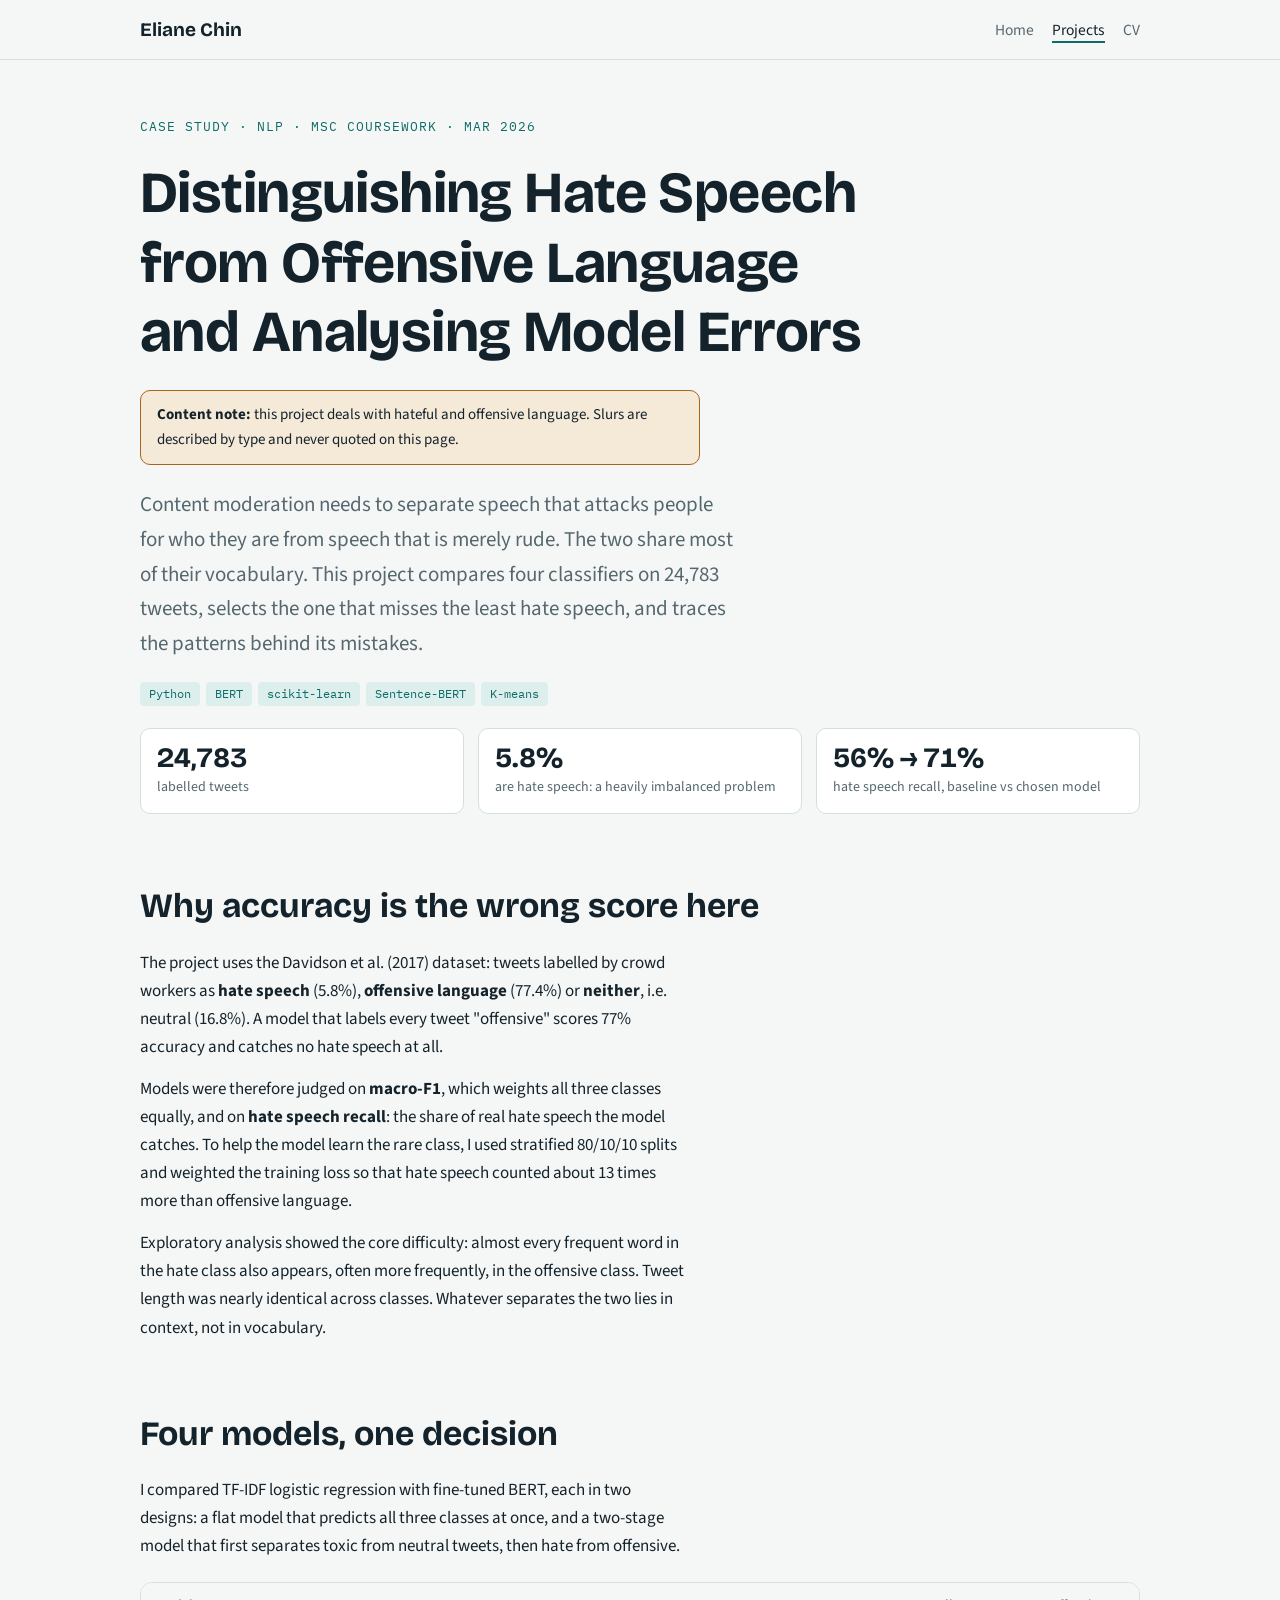
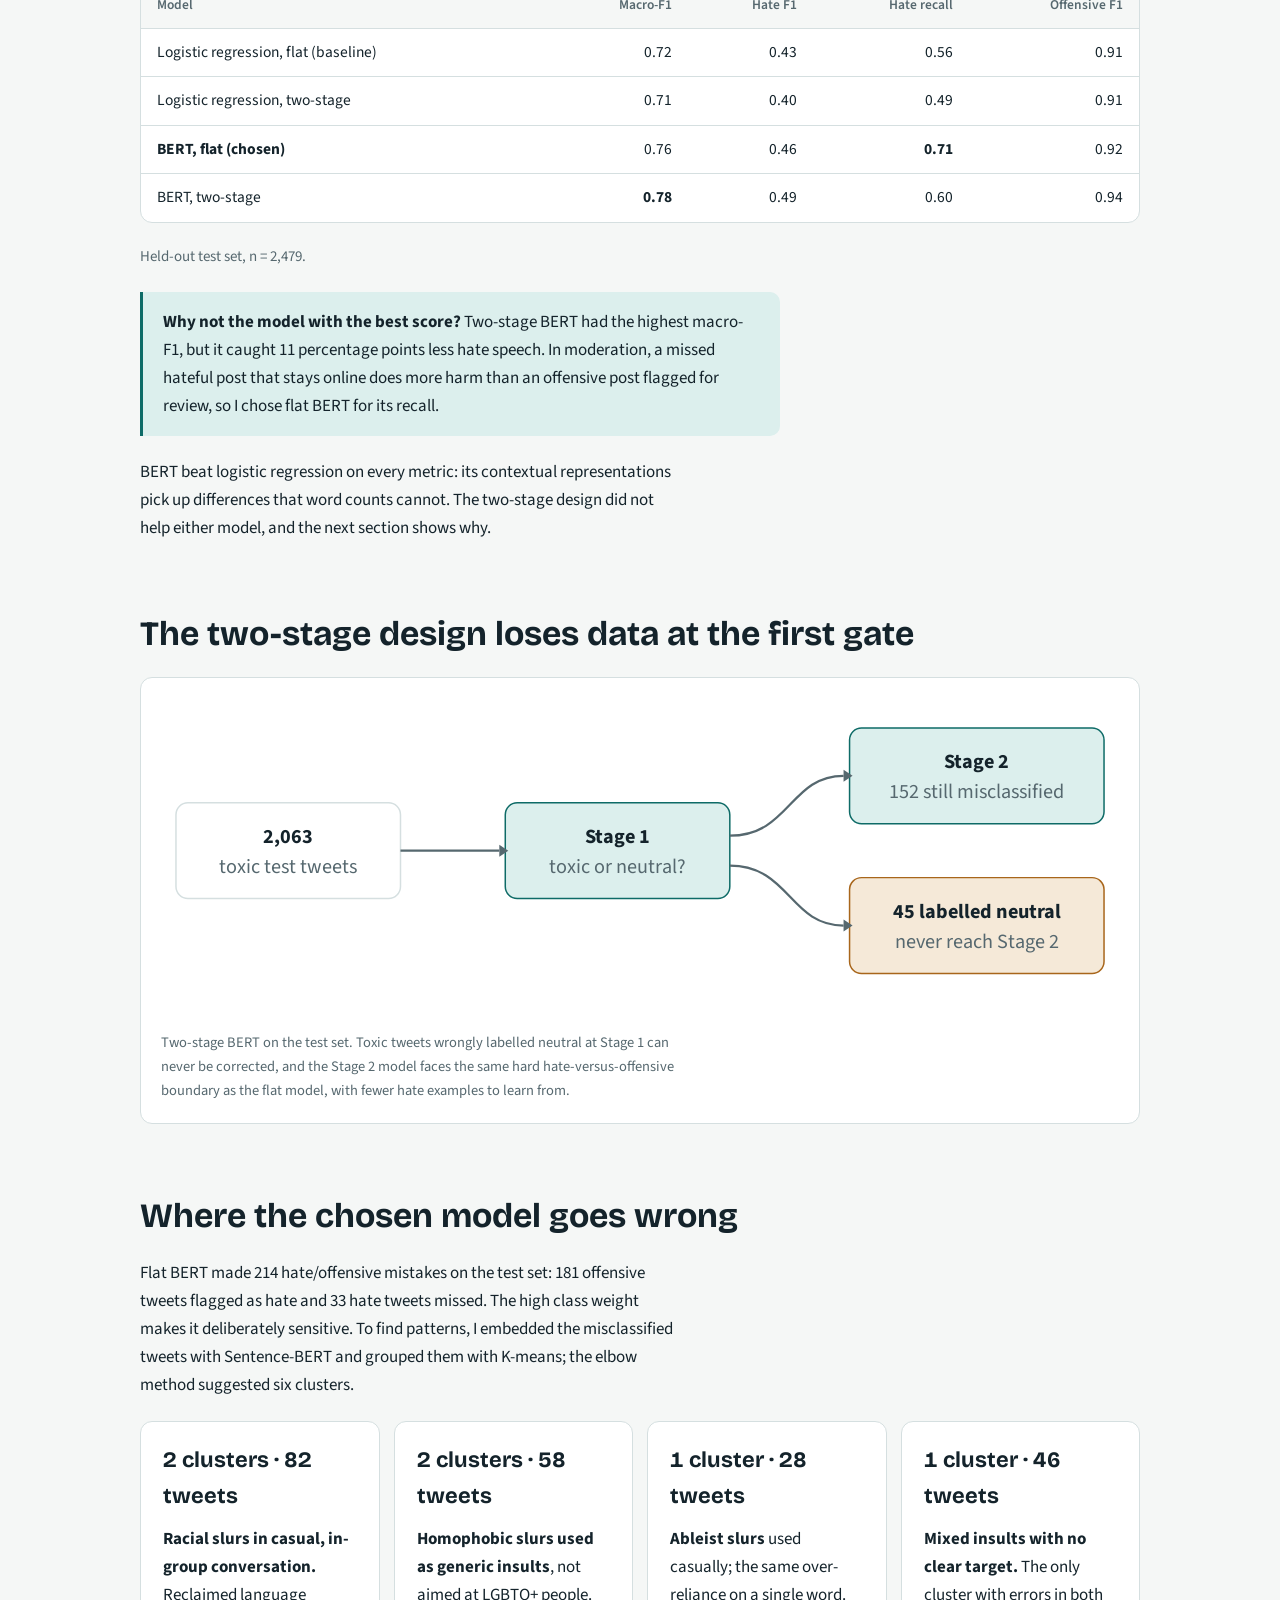
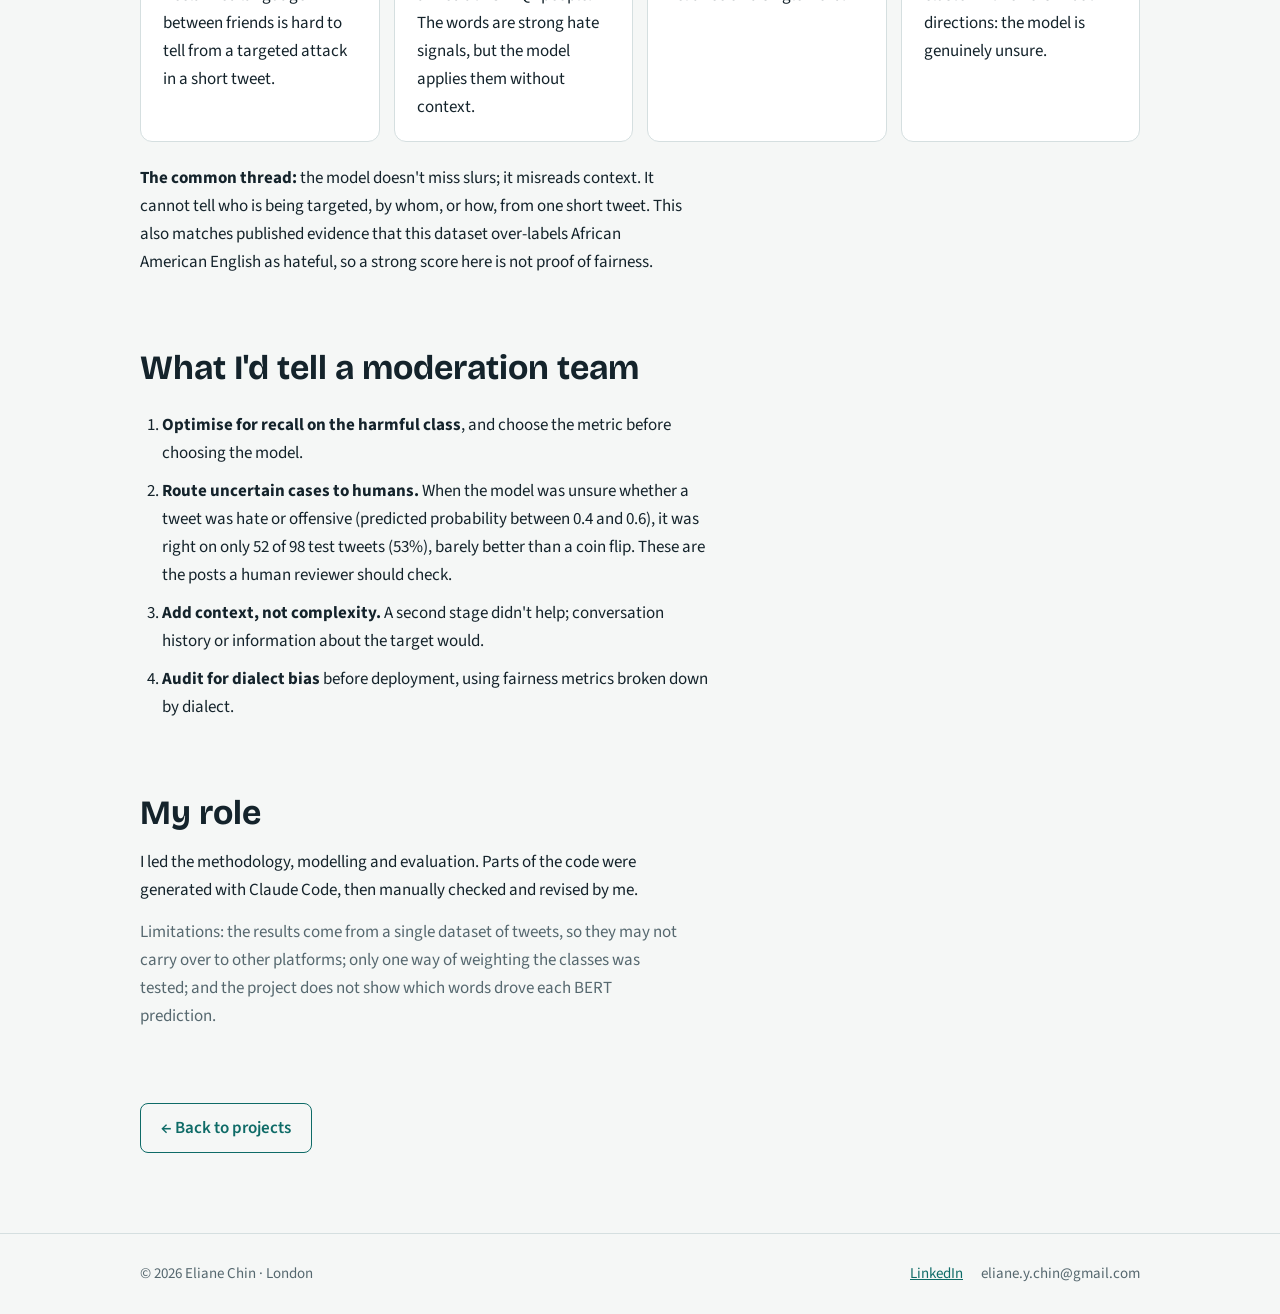
<file: projects/hate-speech.html>
<!doctype html>
<html lang="en">
<head>
<meta charset="utf-8">
<meta name="viewport" content="width=device-width, initial-scale=1, viewport-fit=cover">
<title>Hate Speech Classifier · Eliane</title>
<meta name="description" content="Distinguishing hate speech from offensive language with BERT, and analysing where the model goes wrong.">
<link rel="preconnect" href="https://fonts.googleapis.com">
<link rel="preconnect" href="https://fonts.gstatic.com" crossorigin>
<link rel="stylesheet" href="https://fonts.googleapis.com/css2?family=Bricolage+Grotesque:opsz,wght@12..96,500;12..96,700&family=IBM+Plex+Mono:wght@400;500&family=Source+Sans+3:wght@400;600;700&display=swap">
<link rel="stylesheet" href="../assets/style.css">
<style>
.warning{border:1px solid var(--warm);background:var(--warm-soft);border-radius:10px;padding:12px 16px;font-size:15px;max-width:80ch}
.clusters{display:grid;grid-template-columns:repeat(auto-fit,minmax(230px,1fr));gap:14px}
.clusters .card b.num{font-family:var(--display);font-size:22px}
</style>
</head>
<body>
<nav class="site-nav" aria-label="Main">
  <div class="wrap">
    <a class="brand" href="../index.html">Eliane Chin</a>
    <ul>
      <li><a class="link" href="../index.html">Home</a></li>
      <li><a class="link" href="../index.html#projects" aria-current="page">Projects</a></li>
      <li><a class="link" href="../cv.html">CV</a></li>
    </ul>
  </div>
</nav>

<main class="wrap">
  <section>
    <span class="eyebrow">Case study · NLP · MSc coursework · Mar 2026</span>
    <h1>Distinguishing Hate Speech from Offensive Language and Analysing Model Errors</h1>
    <p class="warning"><b>Content note:</b> this project deals with hateful and offensive language. Slurs are described by type and never quoted on this page.</p>
    <p class="lead">Content moderation needs to separate speech that attacks people for who they are from speech that is merely rude. The two share most of their vocabulary. This project compares four classifiers on 24,783 tweets, selects the one that misses the least hate speech, and traces the patterns behind its mistakes.</p>
    <div class="tags"><span class="tag">Python</span><span class="tag">BERT</span><span class="tag">scikit-learn</span><span class="tag">Sentence-BERT</span><span class="tag">K-means</span></div>
    <div class="kpis">
      <div class="kpi"><b class="num">24,783</b><span>labelled tweets</span></div>
      <div class="kpi"><b class="num">5.8%</b><span>are hate speech: a heavily imbalanced problem</span></div>
      <div class="kpi"><b class="num">56% → 71%</b><span>hate speech recall, baseline vs chosen model</span></div>
    </div>
  </section>

  <section>
    <h2>Why accuracy is the wrong score here</h2>
    <div class="prose">
      <p>The project uses the Davidson et al. (2017) dataset: tweets labelled by crowd workers as <b>hate speech</b> (5.8%), <b>offensive language</b> (77.4%) or <b>neither</b>, i.e. neutral (16.8%). A model that labels every tweet "offensive" scores 77% accuracy and catches no hate speech at all.</p>
      <p>Models were therefore judged on <b>macro-F1</b>, which weights all three classes equally, and on <b>hate speech recall</b>: the share of real hate speech the model catches. To help the model learn the rare class, I used stratified 80/10/10 splits and weighted the training loss so that hate speech counted about 13 times more than offensive language.</p>
      <p>Exploratory analysis showed the core difficulty: almost every frequent word in the hate class also appears, often more frequently, in the offensive class. Tweet length was nearly identical across classes. Whatever separates the two lies in context, not in vocabulary.</p>
    </div>
  </section>

  <section>
    <h2>Four models, one decision</h2>
    <div class="prose">
      <p>I compared TF-IDF logistic regression with fine-tuned BERT, each in two designs: a flat model that predicts all three classes at once, and a two-stage model that first separates toxic from neutral tweets, then hate from offensive.</p>
    </div>
    <div class="tablewrap">
      <table>
        <thead><tr><th>Model</th><th class="r">Macro-F1</th><th class="r">Hate F1</th><th class="r">Hate recall</th><th class="r">Offensive F1</th></tr></thead>
        <tbody class="num">
          <tr><td>Logistic regression, flat (baseline)</td><td class="r">0.72</td><td class="r">0.43</td><td class="r">0.56</td><td class="r">0.91</td></tr>
          <tr><td>Logistic regression, two-stage</td><td class="r">0.71</td><td class="r">0.40</td><td class="r">0.49</td><td class="r">0.91</td></tr>
          <tr><td><b>BERT, flat (chosen)</b></td><td class="r">0.76</td><td class="r">0.46</td><td class="r"><b>0.71</b></td><td class="r">0.92</td></tr>
          <tr><td>BERT, two-stage</td><td class="r"><b>0.78</b></td><td class="r">0.49</td><td class="r">0.60</td><td class="r">0.94</td></tr>
        </tbody>
      </table>
    </div>
    <p class="muted" style="font-size:15px">Held-out test set, n = 2,479.</p>
    <div class="callout"><p><b>Why not the model with the best score?</b> Two-stage BERT had the highest macro-F1, but it caught 11 percentage points less hate speech. In moderation, a missed hateful post that stays online does more harm than an offensive post flagged for review, so I chose flat BERT for its recall.</p></div>
    <div class="prose">
      <p>BERT beat logistic regression on every metric: its contextual representations pick up differences that word counts cannot. The two-stage design did not help either model, and the next section shows why.</p>
    </div>
  </section>

  <section>
    <h2>The two-stage design loses data at the first gate</h2>
    <figure>
      <div class="scroll">
        <svg viewBox="0 0 640 210" width="100%" style="min-width:540px" role="img" aria-label="Error propagation: of 2,063 toxic test tweets, Stage 1 labels 45 as neutral, where they can never be corrected; 152 more are misclassified in Stage 2">
          <g font-size="13.5" fill="var(--ink)">
            <rect x="10" y="70" width="150" height="64" rx="8" fill="var(--surface)" stroke="var(--line)"/>
            <text x="85" y="97" text-anchor="middle" font-weight="700">2,063</text>
            <text x="85" y="117" text-anchor="middle" fill="var(--muted)">toxic test tweets</text>
            <rect x="230" y="70" width="150" height="64" rx="8" fill="var(--accent-soft)" stroke="var(--accent)"/>
            <text x="305" y="97" text-anchor="middle" font-weight="700">Stage 1</text>
            <text x="305" y="117" text-anchor="middle" fill="var(--muted)">toxic or neutral?</text>
            <rect x="460" y="20" width="170" height="64" rx="8" fill="var(--accent-soft)" stroke="var(--accent)"/>
            <text x="545" y="47" text-anchor="middle" font-weight="700">Stage 2</text>
            <text x="545" y="67" text-anchor="middle" fill="var(--muted)">152 still misclassified</text>
            <rect x="460" y="120" width="170" height="64" rx="8" fill="var(--warm-soft)" stroke="var(--warm)"/>
            <text x="545" y="147" text-anchor="middle" font-weight="700">45 labelled neutral</text>
            <text x="545" y="167" text-anchor="middle" fill="var(--muted)">never reach Stage 2</text>
          </g>
          <g stroke="var(--muted)" stroke-width="1.5" fill="none">
            <path d="M160 102 H226"/><path d="M380 92 C420 92 420 52 456 52"/><path d="M380 112 C420 112 420 152 456 152"/>
          </g>
          <g fill="var(--muted)"><path d="M226 98 l6 4 -6 4z"/><path d="M456 48 l6 4 -6 4z"/><path d="M456 148 l6 4 -6 4z"/></g>
        </svg>
      </div>
      <figcaption>Two-stage BERT on the test set. Toxic tweets wrongly labelled neutral at Stage 1 can never be corrected, and the Stage 2 model faces the same hard hate-versus-offensive boundary as the flat model, with fewer hate examples to learn from.</figcaption>
    </figure>
  </section>

  <section>
    <h2>Where the chosen model goes wrong</h2>
    <div class="prose">
      <p>Flat BERT made 214 hate/offensive mistakes on the test set: 181 offensive tweets flagged as hate and 33 hate tweets missed. The high class weight makes it deliberately sensitive. To find patterns, I embedded the misclassified tweets with Sentence-BERT and grouped them with K-means; the elbow method suggested six clusters.</p>
    </div>
    <div class="clusters">
      <div class="card"><b class="num">2 clusters · 82 tweets</b><p><b>Racial slurs in casual, in-group conversation.</b> Reclaimed language between friends is hard to tell from a targeted attack in a short tweet.</p></div>
      <div class="card"><b class="num">2 clusters · 58 tweets</b><p><b>Homophobic slurs used as generic insults</b>, not aimed at LGBTQ+ people. The words are strong hate signals, but the model applies them without context.</p></div>
      <div class="card"><b class="num">1 cluster · 28 tweets</b><p><b>Ableist slurs</b> used casually; the same over-reliance on a single word.</p></div>
      <div class="card"><b class="num">1 cluster · 46 tweets</b><p><b>Mixed insults with no clear target.</b> The only cluster with errors in both directions: the model is genuinely unsure.</p></div>
    </div>
    <div class="prose">
      <p><b>The common thread:</b> the model doesn't miss slurs; it misreads context. It cannot tell who is being targeted, by whom, or how, from one short tweet. This also matches published evidence that this dataset over-labels African American English as hateful, so a strong score here is not proof of fairness.</p>
    </div>
  </section>

  <section>
    <h2>What I'd tell a moderation team</h2>
    <ol class="recs">
      <li><b>Optimise for recall on the harmful class</b>, and choose the metric before choosing the model.</li>
      <li><b>Route uncertain cases to humans.</b> When the model was unsure whether a tweet was hate or offensive (predicted probability between 0.4 and 0.6), it was right on only 52 of 98 test tweets (53%), barely better than a coin flip. These are the posts a human reviewer should check.</li>
      <li><b>Add context, not complexity.</b> A second stage didn't help; conversation history or information about the target would.</li>
      <li><b>Audit for dialect bias</b> before deployment, using fairness metrics broken down by dialect.</li>
    </ol>
  </section>

  <section>
    <div class="prose">
      <h2>My role</h2>
      <p>I led the methodology, modelling and evaluation. Parts of the code were generated with Claude Code, then manually checked and revised by me.</p>
      <p class="muted">Limitations: the results come from a single dataset of tweets, so they may not carry over to other platforms; only one way of weighting the classes was tested; and the project does not show which words drove each BERT prediction.</p>
    </div>
  </section>

  <div class="actions"><a class="btn ghost" href="../index.html#projects">← Back to projects</a></div>
</main>

<footer class="site">
  <div class="wrap">
    <span>© 2026 Eliane Chin · London</span>
    <ul>
      <li><a href="https://www.linkedin.com/in/yuran-chin-b65aab38b/">LinkedIn</a></li>
      <li><span>eliane.y.chin@gmail.com</span></li>
    </ul>
  </div>
</footer>
</body>
</html>
</file>
<file: assets/style.css>
/* Layout: one 1040px column; sticky top nav; sections separated by space, not boxes */
:root{
  --bg:#f5f7f6; --surface:#ffffff; --ink:#14232b; --muted:#56686f; --line:#d5dfe0;
  --accent:#0e6b67; --accent-ink:#ffffff; --accent-soft:#dcefed; --warm:#a8661b; --warm-soft:#f5e9d8;
  --display:"Bricolage Grotesque",system-ui,sans-serif;
  --body:"Source Sans 3","Segoe UI",system-ui,sans-serif;
  --mono:"IBM Plex Mono",ui-monospace,Menlo,monospace;
  color-scheme:light;
}
@media (prefers-color-scheme:dark){:root{
  --bg:#0f171b; --surface:#16232a; --ink:#e3ecee; --muted:#9db0b7; --line:#2a3b43;
  --accent:#5cc4bd; --accent-ink:#0f171b; --accent-soft:#163a3b; --warm:#e0a95e; --warm-soft:#3a2c19;
  color-scheme:dark}}
*{box-sizing:border-box}
html{scroll-behavior:smooth}
@media (prefers-reduced-motion:reduce){html{scroll-behavior:auto}}
body{margin:0;background:var(--bg);color:var(--ink);font-family:var(--body);font-size:17px;line-height:1.65}
img{max-width:100%}
a{color:var(--accent)}
a:focus-visible,button:focus-visible{outline:2px solid var(--accent);outline-offset:3px;border-radius:4px}
.wrap{max-width:1040px;margin:0 auto;padding-left:max(20px,env(safe-area-inset-left,0px));padding-right:max(20px,env(safe-area-inset-right,0px))}
h1,h2,h3{font-family:var(--display);line-height:1.2;text-wrap:balance;margin:0}
h1{font-size:clamp(34px,6vw,58px);font-weight:700;letter-spacing:-.01em}
h2{font-size:clamp(26px,3.6vw,34px);font-weight:700}
h3{font-size:20px;font-weight:700}
p{margin:0}
.eyebrow{font-family:var(--mono);font-size:12.5px;letter-spacing:.08em;text-transform:uppercase;color:var(--accent)}
.muted{color:var(--muted)}
.num{font-variant-numeric:tabular-nums}

/* nav */
.site-nav{position:sticky;top:0;z-index:5;background:var(--bg);border-bottom:1px solid var(--line)}
.site-nav .wrap{display:flex;flex-wrap:wrap;justify-content:space-between;align-items:center;gap:8px 20px;padding-block:14px}
.brand{font-family:var(--display);font-weight:700;font-size:19px;color:var(--ink);text-decoration:none}
.site-nav ul{list-style:none;margin:0;padding:0;display:flex;flex-wrap:wrap;gap:4px 18px}
.site-nav a.link{color:var(--muted);text-decoration:none;font-size:15.5px}
.site-nav a.link:hover,.site-nav a.link[aria-current="page"]{color:var(--ink)}
.site-nav a.link[aria-current="page"]{text-decoration:underline;text-decoration-color:var(--accent);text-underline-offset:6px;text-decoration-thickness:2px}

main{display:grid;gap:72px;padding-block:56px 80px}
section{display:grid;gap:22px}
.lead{font-size:clamp(18px,2.2vw,21px);color:var(--muted);max-width:60ch}
.prose{max-width:68ch;display:grid;gap:14px}

/* buttons */
.actions{display:flex;flex-wrap:wrap;gap:12px}
.btn{display:inline-block;padding:10px 20px;border-radius:8px;font-weight:600;text-decoration:none;border:1.5px solid var(--accent)}
.btn.primary{background:var(--accent);color:var(--accent-ink)}
.btn.ghost{color:var(--accent);background:transparent}
.btn:hover{filter:brightness(1.08)}

/* hero */
.hero{display:grid;gap:20px;padding-top:8px}
.hero h1 em{font-style:normal;color:var(--accent)}

/* featured project */
.feature{display:grid;grid-template-columns:minmax(0,1.3fr) minmax(0,1fr);gap:28px;background:var(--surface);border:1px solid var(--line);border-radius:14px;padding:28px;text-decoration:none;color:inherit}
.feature:hover{border-color:var(--accent)}
.feature .body{display:grid;gap:12px;align-content:start}
.feature .stat{display:grid;gap:4px;align-content:center;border-left:1px solid var(--line);padding-left:28px}
.bigstat{font-family:var(--display);font-size:clamp(40px,6vw,60px);font-weight:700;line-height:1;color:var(--accent)}
.bigstat small{font-size:.45em;color:var(--muted);font-weight:500}
@media (max-width:720px){.feature{grid-template-columns:1fr}.feature .stat{border-left:0;border-top:1px solid var(--line);padding:18px 0 0}}
.tags{display:flex;flex-wrap:wrap;gap:6px}
.tag{font-family:var(--mono);font-size:12px;padding:2px 9px;border-radius:4px;background:var(--accent-soft);color:var(--accent)}
.tag.soon{background:var(--warm-soft);color:var(--warm)}
.more{font-weight:600;color:var(--accent)}

/* cards */
.cards{display:grid;grid-template-columns:repeat(auto-fit,minmax(260px,1fr));gap:16px}
.card{background:var(--surface);border:1px solid var(--line);border-radius:12px;padding:20px 22px;display:grid;gap:10px;align-content:start;min-width:0}
a.card{text-decoration:none;color:inherit}
a.card:hover{border-color:var(--accent)}
a.card h3{color:var(--accent)}
.card.soon{background:transparent;border-style:dashed}

/* skills */
.skills{display:grid;grid-template-columns:repeat(auto-fit,minmax(220px,1fr));gap:24px 32px}
.skills h3{font-size:16px;font-family:var(--body);font-weight:700;margin-bottom:6px}
.skills p{color:var(--muted);font-size:15.5px}

/* cv */
.cv-head{display:flex;flex-wrap:wrap;justify-content:space-between;align-items:end;gap:16px}
.cv-section{display:grid;gap:18px;border-top:1px solid var(--line);padding-top:22px}
.cv-section > h2{font-size:15px;font-family:var(--mono);font-weight:500;letter-spacing:.08em;text-transform:uppercase;color:var(--accent)}
.entry{display:grid;gap:6px}
.entry-top{display:flex;flex-wrap:wrap;justify-content:space-between;gap:2px 16px}
.entry-top h3{font-size:18px}
.entry .meta{color:var(--muted);font-size:15px}
.entry ul{margin:4px 0 0;padding-left:1.2em;display:grid;gap:4px;max-width:80ch}

/* project page */
.kpis{display:grid;grid-template-columns:repeat(auto-fit,minmax(170px,1fr));gap:14px}
.kpi{background:var(--surface);border:1px solid var(--line);border-radius:10px;padding:14px 16px;display:grid;gap:2px}
.kpi b{font-family:var(--display);font-size:28px;line-height:1.1}
.kpi span{color:var(--muted);font-size:14px}
figure{margin:0;background:var(--surface);border:1px solid var(--line);border-radius:12px;padding:20px;display:grid;gap:10px;min-width:0}
figure .scroll{overflow-x:auto}
figcaption{font-size:14.5px;color:var(--muted);max-width:75ch}
svg text{font-family:var(--body)}
.tablewrap{overflow-x:auto;background:var(--surface);border:1px solid var(--line);border-radius:12px}
table{border-collapse:collapse;width:100%;min-width:560px;font-size:15.5px}
th,td{padding:11px 16px;text-align:left;border-bottom:1px solid var(--line)}
th{font-size:13.5px;color:var(--muted);font-weight:600;background:var(--bg)}
td.r,th.r{text-align:right}
tr:last-child td{border-bottom:0}
.callout{border-left:3px solid var(--accent);background:var(--accent-soft);padding:16px 20px;border-radius:0 10px 10px 0;max-width:80ch}
ol.recs{margin:0;padding-left:1.3em;display:grid;gap:10px;max-width:72ch}
.two{display:grid;grid-template-columns:repeat(auto-fit,minmax(280px,1fr));gap:24px}

footer.site{border-top:1px solid var(--line);padding-block:28px;color:var(--muted);font-size:15px}
footer.site .wrap{display:flex;flex-wrap:wrap;justify-content:space-between;gap:12px}
footer.site ul{list-style:none;margin:0;padding:0;display:flex;flex-wrap:wrap;gap:18px}
</file>
